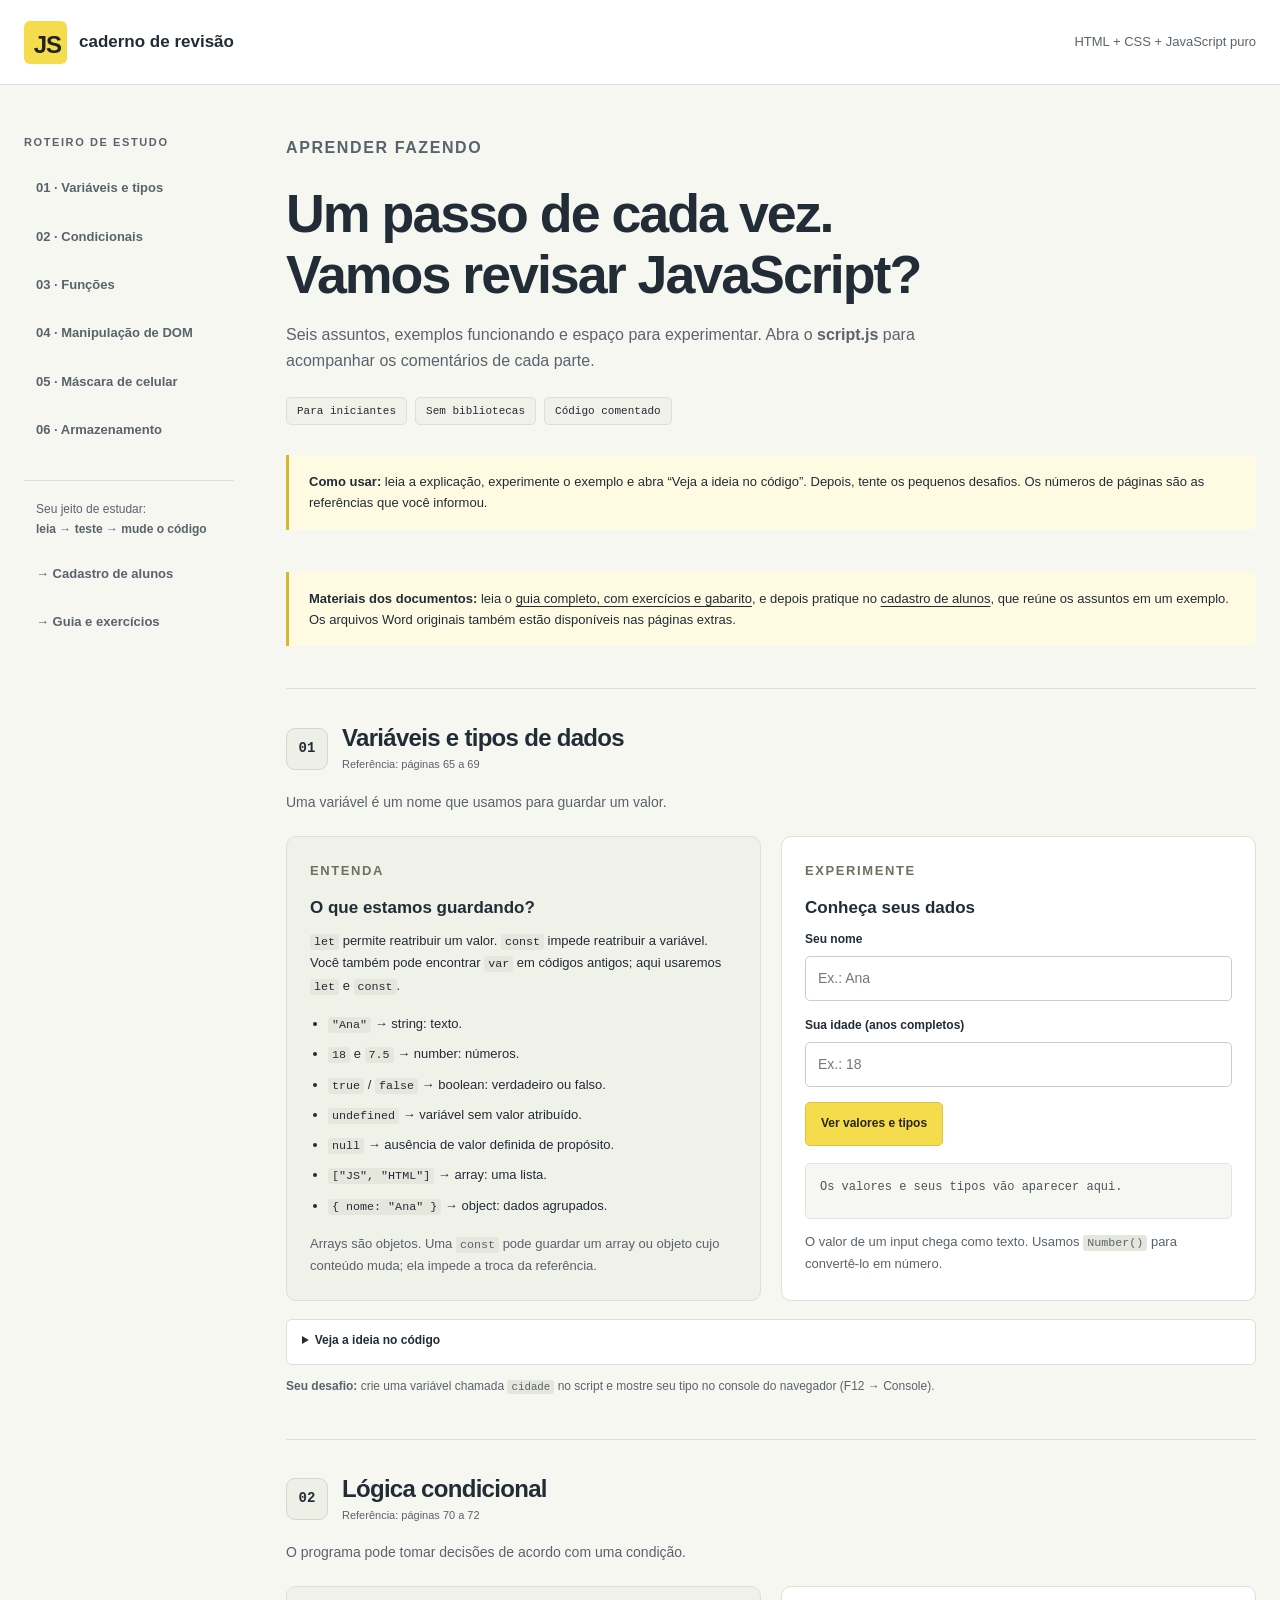
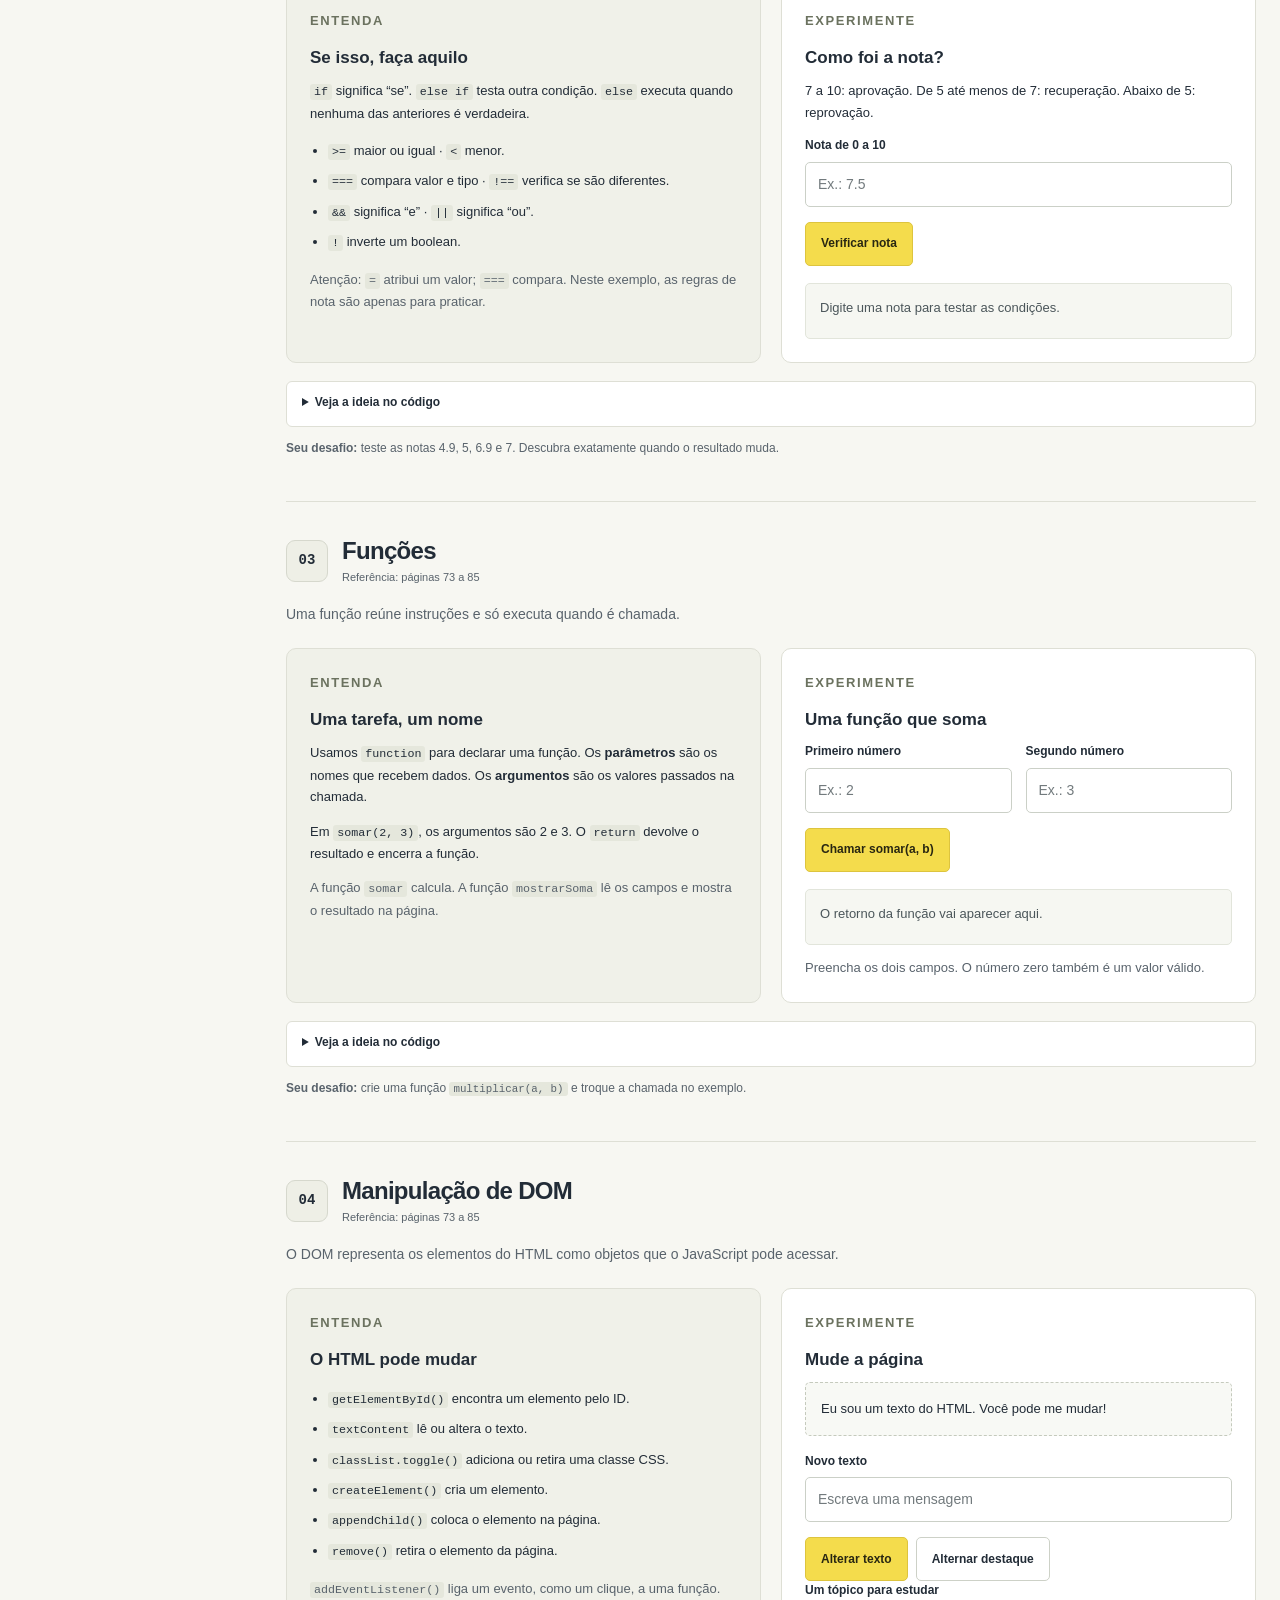
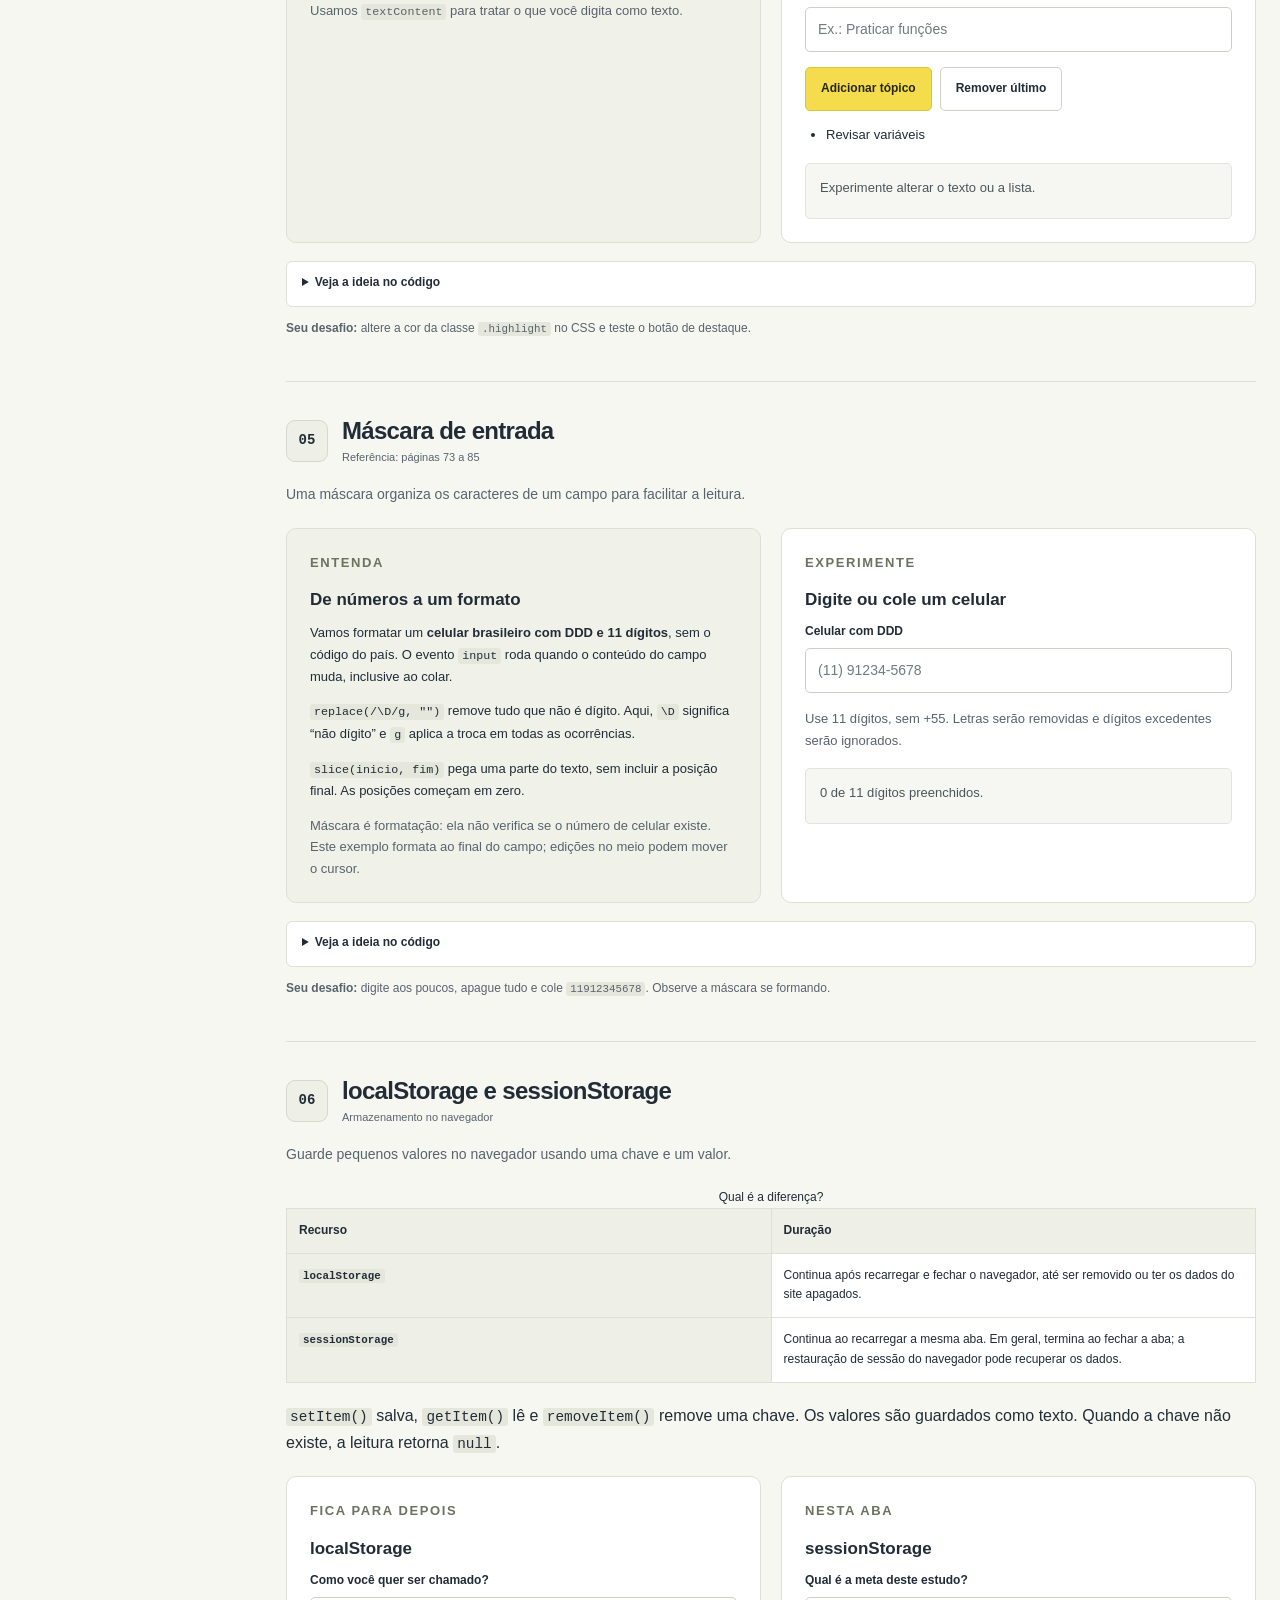
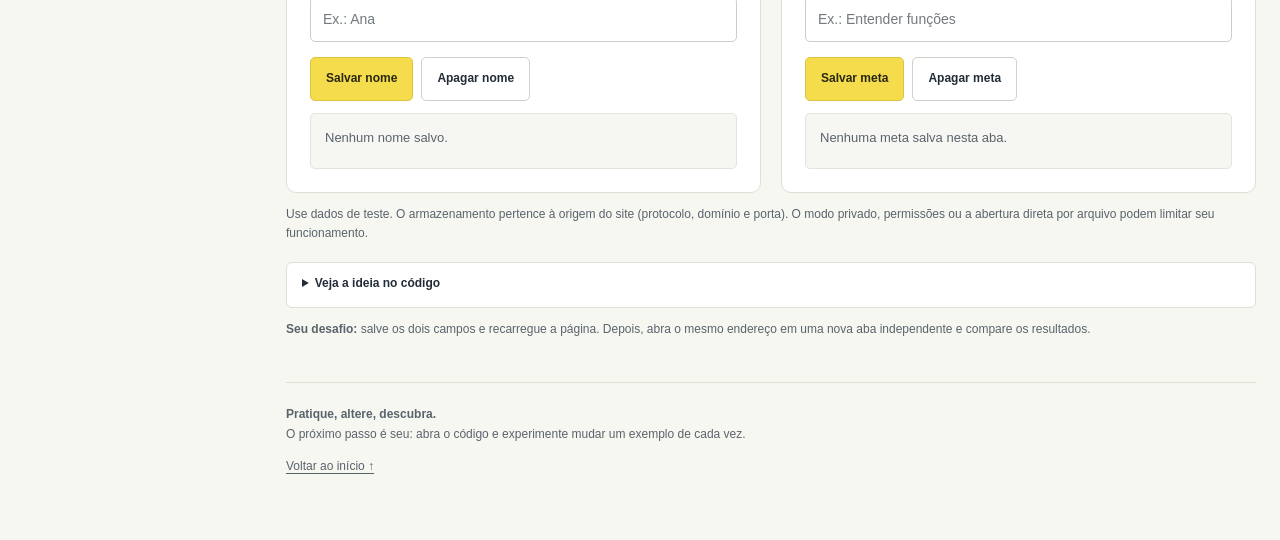
<file: index.html>
<!DOCTYPE html>
<html lang="pt-BR">
<head>
  <meta charset="UTF-8">
  <meta name="viewport" content="width=device-width, initial-scale=1.0">
  <meta name="description" content="Uma revisão prática de JavaScript para iniciantes, com exemplos simples e código comentado.">
  <title>Revisão de JavaScript | Do conceito à prática</title>
  <!-- O CSS cuida da aparência. O JavaScript fica em outro arquivo. -->
  <link rel="stylesheet" href="style.css">
  <!-- defer faz o script rodar depois que o HTML terminou de ser lido. -->
  <script src="script.js" defer></script>
</head>
<body>
  <a class="skip-link" href="#conteudo">Pular para o conteúdo</a>

  <header class="topbar">
    <a class="brand" href="#inicio"><span class="brand-mark" aria-hidden="true">JS</span> caderno de revisão</a>
    <span class="topbar-note">HTML + CSS + JavaScript puro</span>
  </header>

  <div class="page-shell">
    <aside class="sidebar" aria-label="Navegação da revisão">
      <p class="sidebar-label">ROTEIRO DE ESTUDO</p>
      <nav aria-label="Tópicos">
        <a href="#variaveis">01 · Variáveis e tipos</a>
        <a href="#condicionais">02 · Condicionais</a>
        <a href="#funcoes">03 · Funções</a>
        <a href="#dom">04 · Manipulação de DOM</a>
        <a href="#mascara">05 · Máscara de celular</a>
        <a href="#armazenamento">06 · Armazenamento</a>
      </nav>
      <p class="sidebar-tip">Seu jeito de estudar:<br><strong>leia → teste → mude o código</strong></p>
      <nav aria-label="Materiais complementares"><a href="cadastro.html">→ Cadastro de alunos</a><a href="guia.html">→ Guia e exercícios</a></nav>
    </aside>

    <main id="conteudo">
      <header class="hero" id="inicio">
        <p class="eyebrow">APRENDER FAZENDO</p>
        <h1>Um passo de cada vez.<br>Vamos revisar JavaScript?</h1>
        <p>Seis assuntos, exemplos funcionando e espaço para experimentar. Abra o <strong>script.js</strong> para acompanhar os comentários de cada parte.</p>
        <div class="hero-tags"><span>Para iniciantes</span><span>Sem bibliotecas</span><span>Código comentado</span></div>
      </header>

      <p class="study-note"><strong>Como usar:</strong> leia a explicação, experimente o exemplo e abra “Veja a ideia no código”. Depois, tente os pequenos desafios. Os números de páginas são as referências que você informou.</p>
      <noscript><p class="study-note">Ative o JavaScript no navegador para usar os exemplos interativos.</p></noscript>
      <aside class="study-note"><strong>Materiais dos documentos:</strong> leia o <a href="guia.html">guia completo, com exercícios e gabarito</a>, e depois pratique no <a href="cadastro.html">cadastro de alunos</a>, que reúne os assuntos em um exemplo. Os arquivos Word originais também estão disponíveis nas páginas extras.</aside>

      <!-- 01: variáveis guardam valores; cada valor tem um tipo. -->
      <section class="lesson" id="variaveis" aria-labelledby="titulo-variaveis">
        <div class="lesson-heading">
          <span class="lesson-number" aria-hidden="true">01</span>
          <div><h2 id="titulo-variaveis">Variáveis e tipos de dados</h2><p class="page-reference">Referência: páginas 65 a 69</p></div>
        </div>
        <p class="lesson-intro">Uma variável é um nome que usamos para guardar um valor.</p>
        <div class="lesson-grid">
          <article class="explanation">
            <p class="section-label">ENTENDA</p>
            <h3>O que estamos guardando?</h3>
            <p><code>let</code> permite reatribuir um valor. <code>const</code> impede reatribuir a variável. Você também pode encontrar <code>var</code> em códigos antigos; aqui usaremos <code>let</code> e <code>const</code>.</p>
            <ul class="type-list">
              <li><code>"Ana"</code> → string: texto.</li>
              <li><code>18</code> e <code>7.5</code> → number: números.</li>
              <li><code>true</code> / <code>false</code> → boolean: verdadeiro ou falso.</li>
              <li><code>undefined</code> → variável sem valor atribuído.</li>
              <li><code>null</code> → ausência de valor definida de propósito.</li>
              <li><code>["JS", "HTML"]</code> → array: uma lista.</li>
              <li><code>{ nome: "Ana" }</code> → object: dados agrupados.</li>
            </ul>
            <p class="hint">Arrays são objetos. Uma <code>const</code> pode guardar um array ou objeto cujo conteúdo muda; ela impede a troca da referência.</p>
          </article>
          <article class="practice">
            <p class="section-label">EXPERIMENTE</p>
            <h3>Conheça seus dados</h3>
            <div class="field"><label for="nome-variavel">Seu nome</label><input id="nome-variavel" type="text" placeholder="Ex.: Ana" maxlength="60" autocomplete="given-name"></div>
            <div class="field"><label for="idade-variavel">Sua idade (anos completos)</label><input id="idade-variavel" type="number" min="0" max="130" step="1" placeholder="Ex.: 18"></div>
            <button id="botao-variaveis" type="button">Ver valores e tipos</button>
            <pre id="resultado-variaveis" class="result" aria-live="polite">Os valores e seus tipos vão aparecer aqui.</pre>
            <p class="hint">O valor de um input chega como texto. Usamos <code>Number()</code> para convertê-lo em número.</p>
          </article>
        </div>
        <details class="code-example"><summary>Veja a ideia no código</summary><pre><code>const nome = "Ana";       // string
let idade = 18;          // number
idade = idade + 1;       // let pode receber outro valor
const maiorDeIdade = idade &gt;= 18; // boolean
let apelido;             // undefined
const resposta = null;   // ausência intencional
const materias = ["JS", "HTML"]; // array
const aluno = { nome: "Ana", idade: 18 }; // objeto

console.log(typeof nome); // "string"
console.log(typeof idade); // "number"
// Curiosidade histórica: typeof null retorna "object".</code></pre></details>
        <p class="hint"><strong>Seu desafio:</strong> crie uma variável chamada <code>cidade</code> no script e mostre seu tipo no console do navegador (F12 → Console).</p>
      </section>

      <!-- 02: if, else if e else escolhem qual caminho executar. -->
      <section class="lesson" id="condicionais" aria-labelledby="titulo-condicionais">
        <div class="lesson-heading"><span class="lesson-number" aria-hidden="true">02</span><div><h2 id="titulo-condicionais">Lógica condicional</h2><p class="page-reference">Referência: páginas 70 a 72</p></div></div>
        <p class="lesson-intro">O programa pode tomar decisões de acordo com uma condição.</p>
        <div class="lesson-grid">
          <article class="explanation">
            <p class="section-label">ENTENDA</p><h3>Se isso, faça aquilo</h3>
            <p><code>if</code> significa “se”. <code>else if</code> testa outra condição. <code>else</code> executa quando nenhuma das anteriores é verdadeira.</p>
            <ul class="operator-list">
              <li><code>&gt;=</code> maior ou igual · <code>&lt;</code> menor.</li>
              <li><code>===</code> compara valor e tipo · <code>!==</code> verifica se são diferentes.</li>
              <li><code>&amp;&amp;</code> significa “e” · <code>||</code> significa “ou”.</li>
              <li><code>!</code> inverte um boolean.</li>
            </ul>
            <p class="hint">Atenção: <code>=</code> atribui um valor; <code>===</code> compara. Neste exemplo, as regras de nota são apenas para praticar.</p>
          </article>
          <article class="practice">
            <p class="section-label">EXPERIMENTE</p><h3>Como foi a nota?</h3>
            <p>7 a 10: aprovação. De 5 até menos de 7: recuperação. Abaixo de 5: reprovação.</p>
            <div class="field"><label for="nota">Nota de 0 a 10</label><input id="nota" type="number" min="0" max="10" step="0.1" placeholder="Ex.: 7.5"></div>
            <button id="botao-nota" type="button">Verificar nota</button>
            <p id="resultado-nota" class="result" role="status">Digite uma nota para testar as condições.</p>
          </article>
        </div>
        <details class="code-example"><summary>Veja a ideia no código</summary><pre><code>// A nota já deve ter sido validada entre 0 e 10.
if (nota &gt;= 7) {
  resultado.textContent = "Aprovação!";
} else if (nota &gt;= 5) {
  resultado.textContent = "Recuperação.";
} else {
  resultado.textContent = "Reprovação.";
}</code></pre></details>
        <p class="hint"><strong>Seu desafio:</strong> teste as notas 4.9, 5, 6.9 e 7. Descubra exatamente quando o resultado muda.</p>
      </section>

      <!-- 03: funções organizam instruções que podemos reutilizar. -->
      <section class="lesson" id="funcoes" aria-labelledby="titulo-funcoes">
        <div class="lesson-heading"><span class="lesson-number" aria-hidden="true">03</span><div><h2 id="titulo-funcoes">Funções</h2><p class="page-reference">Referência: páginas 73 a 85</p></div></div>
        <p class="lesson-intro">Uma função reúne instruções e só executa quando é chamada.</p>
        <div class="lesson-grid">
          <article class="explanation">
            <p class="section-label">ENTENDA</p><h3>Uma tarefa, um nome</h3>
            <p>Usamos <code>function</code> para declarar uma função. Os <strong>parâmetros</strong> são os nomes que recebem dados. Os <strong>argumentos</strong> são os valores passados na chamada.</p>
            <p>Em <code>somar(2, 3)</code>, os argumentos são 2 e 3. O <code>return</code> devolve o resultado e encerra a função.</p>
            <p class="hint">A função <code>somar</code> calcula. A função <code>mostrarSoma</code> lê os campos e mostra o resultado na página.</p>
          </article>
          <article class="practice">
            <p class="section-label">EXPERIMENTE</p><h3>Uma função que soma</h3>
            <div class="field-row">
              <div class="field"><label for="numero-a">Primeiro número</label><input id="numero-a" type="number" step="any" placeholder="Ex.: 2"></div>
              <div class="field"><label for="numero-b">Segundo número</label><input id="numero-b" type="number" step="any" placeholder="Ex.: 3"></div>
            </div>
            <button id="botao-soma" type="button">Chamar somar(a, b)</button>
            <p id="resultado-soma" class="result" role="status">O retorno da função vai aparecer aqui.</p>
            <p class="hint">Preencha os dois campos. O número zero também é um valor válido.</p>
          </article>
        </div>
        <details class="code-example"><summary>Veja a ideia no código</summary><pre><code>function somar(a, b) {
  return a + b;
}

const total = somar(2, 3);
console.log(total); // 5

// No evento, passamos o nome da função, sem ().
// Assim ela só executa quando o botão recebe o clique.
botaoSoma.addEventListener("click", mostrarSoma);</code></pre></details>
        <p class="hint"><strong>Seu desafio:</strong> crie uma função <code>multiplicar(a, b)</code> e troque a chamada no exemplo.</p>
      </section>

      <!-- 04: IDs conectam os elementos HTML às funções do JavaScript. -->
      <section class="lesson" id="dom" aria-labelledby="titulo-dom">
        <div class="lesson-heading"><span class="lesson-number" aria-hidden="true">04</span><div><h2 id="titulo-dom">Manipulação de DOM</h2><p class="page-reference">Referência: páginas 73 a 85</p></div></div>
        <p class="lesson-intro">O DOM representa os elementos do HTML como objetos que o JavaScript pode acessar.</p>
        <div class="lesson-grid">
          <article class="explanation">
            <p class="section-label">ENTENDA</p><h3>O HTML pode mudar</h3>
            <ul class="type-list">
              <li><code>getElementById()</code> encontra um elemento pelo ID.</li>
              <li><code>textContent</code> lê ou altera o texto.</li>
              <li><code>classList.toggle()</code> adiciona ou retira uma classe CSS.</li>
              <li><code>createElement()</code> cria um elemento.</li>
              <li><code>appendChild()</code> coloca o elemento na página.</li>
              <li><code>remove()</code> retira o elemento da página.</li>
            </ul>
            <p class="hint"><code>addEventListener()</code> liga um evento, como um clique, a uma função. Usamos <code>textContent</code> para tratar o que você digita como texto.</p>
          </article>
          <article class="practice">
            <p class="section-label">EXPERIMENTE</p><h3>Mude a página</h3>
            <p id="texto-dom" class="dom-preview">Eu sou um texto do HTML. Você pode me mudar!</p>
            <div class="field"><label for="novo-texto">Novo texto</label><input id="novo-texto" type="text" maxlength="140" placeholder="Escreva uma mensagem"></div>
            <div class="button-row"><button id="botao-texto" type="button">Alterar texto</button><button id="botao-destaque" type="button" class="secondary" aria-pressed="false">Alternar destaque</button></div>
            <div class="field"><label for="novo-topico">Um tópico para estudar</label><input id="novo-topico" type="text" maxlength="80" placeholder="Ex.: Praticar funções"></div>
            <div class="button-row"><button id="botao-adicionar" type="button">Adicionar tópico</button><button id="botao-remover" type="button" class="secondary">Remover último</button></div>
            <ul id="lista-topicos" class="task-list" aria-label="Tópicos para estudar"><li>Revisar variáveis</li></ul>
            <p id="resultado-dom" class="result" role="status">Experimente alterar o texto ou a lista.</p>
          </article>
        </div>
        <details class="code-example"><summary>Veja a ideia no código</summary><pre><code>const texto = document.getElementById("texto-dom");
texto.textContent = "Aprendendo JavaScript!";
texto.classList.toggle("highlight");

const item = document.createElement("li");
item.textContent = "Praticar funções";
document.getElementById("lista-topicos").appendChild(item);</code></pre></details>
        <p class="hint"><strong>Seu desafio:</strong> altere a cor da classe <code>.highlight</code> no CSS e teste o botão de destaque.</p>
      </section>

      <!-- 05: a máscara formata o texto enquanto o usuário digita. -->
      <section class="lesson" id="mascara" aria-labelledby="titulo-mascara">
        <div class="lesson-heading"><span class="lesson-number" aria-hidden="true">05</span><div><h2 id="titulo-mascara">Máscara de entrada</h2><p class="page-reference">Referência: páginas 73 a 85</p></div></div>
        <p class="lesson-intro">Uma máscara organiza os caracteres de um campo para facilitar a leitura.</p>
        <div class="lesson-grid">
          <article class="explanation">
            <p class="section-label">ENTENDA</p><h3>De números a um formato</h3>
            <p>Vamos formatar um <strong>celular brasileiro com DDD e 11 dígitos</strong>, sem o código do país. O evento <code>input</code> roda quando o conteúdo do campo muda, inclusive ao colar.</p>
            <p><code>replace(/\D/g, "")</code> remove tudo que não é dígito. Aqui, <code>\D</code> significa “não dígito” e <code>g</code> aplica a troca em todas as ocorrências.</p>
            <p><code>slice(inicio, fim)</code> pega uma parte do texto, sem incluir a posição final. As posições começam em zero.</p>
            <p class="hint">Máscara é formatação: ela não verifica se o número de celular existe. Este exemplo formata ao final do campo; edições no meio podem mover o cursor.</p>
          </article>
          <article class="practice">
            <p class="section-label">EXPERIMENTE</p><h3>Digite ou cole um celular</h3>
            <div class="field"><label for="celular">Celular com DDD</label><input id="celular" type="tel" inputmode="numeric" autocomplete="off" placeholder="(11) 91234-5678" aria-describedby="ajuda-celular"></div>
            <p class="hint" id="ajuda-celular">Use 11 dígitos, sem +55. Letras serão removidas e dígitos excedentes serão ignorados.</p>
            <p id="resultado-mascara" class="result" role="status">0 de 11 dígitos preenchidos.</p>
          </article>
        </div>
        <details class="code-example"><summary>Veja a ideia no código</summary><pre><code>let numeros = campoCelular.value.replace(/\D/g, "");
numeros = numeros.slice(0, 11); // no máximo 11 dígitos

// Exemplo com todos os dígitos preenchidos:
const formatado = "(" + numeros.slice(0, 2) + ") "
  + numeros.slice(2, 7) + "-" + numeros.slice(7, 11);

// No script.js, if e else tratam também os números incompletos.</code></pre></details>
        <p class="hint"><strong>Seu desafio:</strong> digite aos poucos, apague tudo e cole <code>11912345678</code>. Observe a máscara se formando.</p>
      </section>

      <!-- 06: cada exemplo usa sua própria chave para salvar e remover dados. -->
      <section class="lesson" id="armazenamento" aria-labelledby="titulo-armazenamento">
        <div class="lesson-heading"><span class="lesson-number" aria-hidden="true">06</span><div><h2 id="titulo-armazenamento">localStorage e sessionStorage</h2><p class="page-reference">Armazenamento no navegador</p></div></div>
        <p class="lesson-intro">Guarde pequenos valores no navegador usando uma chave e um valor.</p>
        <table class="comparison"><caption>Qual é a diferença?</caption><thead><tr><th scope="col">Recurso</th><th scope="col">Duração</th></tr></thead><tbody><tr><th scope="row"><code>localStorage</code></th><td>Continua após recarregar e fechar o navegador, até ser removido ou ter os dados do site apagados.</td></tr><tr><th scope="row"><code>sessionStorage</code></th><td>Continua ao recarregar a mesma aba. Em geral, termina ao fechar a aba; a restauração de sessão do navegador pode recuperar os dados.</td></tr></tbody></table>
        <p><code>setItem()</code> salva, <code>getItem()</code> lê e <code>removeItem()</code> remove uma chave. Os valores são guardados como texto. Quando a chave não existe, a leitura retorna <code>null</code>.</p>
        <div class="storage-grid">
          <article class="practice storage-card">
            <p class="section-label">FICA PARA DEPOIS</p><h3>localStorage</h3>
            <div class="field"><label for="nome-local">Como você quer ser chamado?</label><input id="nome-local" type="text" maxlength="60" placeholder="Ex.: Ana" autocomplete="nickname"></div>
            <div class="button-row"><button id="salvar-local" type="button">Salvar nome</button><button id="apagar-local" type="button" class="secondary">Apagar nome</button></div>
            <p id="resultado-local" class="result storage-status" role="status">Nenhum nome salvo.</p>
          </article>
          <article class="practice storage-card">
            <p class="section-label">NESTA ABA</p><h3>sessionStorage</h3>
            <div class="field"><label for="meta-sessao">Qual é a meta deste estudo?</label><input id="meta-sessao" type="text" maxlength="120" placeholder="Ex.: Entender funções" autocomplete="off"></div>
            <div class="button-row"><button id="salvar-sessao" type="button">Salvar meta</button><button id="apagar-sessao" type="button" class="secondary">Apagar meta</button></div>
            <p id="resultado-sessao" class="result storage-status" role="status">Nenhuma meta salva nesta aba.</p>
          </article>
        </div>
        <p class="hint">Use dados de teste. O armazenamento pertence à origem do site (protocolo, domínio e porta). O modo privado, permissões ou a abertura direta por arquivo podem limitar seu funcionamento.</p>
        <details class="code-example"><summary>Veja a ideia no código</summary><pre><code>// A chave identifica o valor salvo.
localStorage.setItem("revisaofront_nome", "Ana");
const nomeSalvo = localStorage.getItem("revisaofront_nome");
localStorage.removeItem("revisaofront_nome");

sessionStorage.setItem("revisaofront_meta", "Estudar JS");
const metaSalva = sessionStorage.getItem("revisaofront_meta");
sessionStorage.removeItem("revisaofront_meta");

// No script.js usamos try/catch para mostrar um aviso
// caso o navegador bloqueie o armazenamento.</code></pre></details>
        <p class="hint"><strong>Seu desafio:</strong> salve os dois campos e recarregue a página. Depois, abra o mesmo endereço em uma nova aba independente e compare os resultados.</p>
      </section>

      <footer class="footer"><strong>Pratique, altere, descubra.</strong><p>O próximo passo é seu: abra o código e experimente mudar um exemplo de cada vez.</p><a href="#inicio">Voltar ao início ↑</a></footer>
    </main>
  </div>
</body>
</html>
</file>
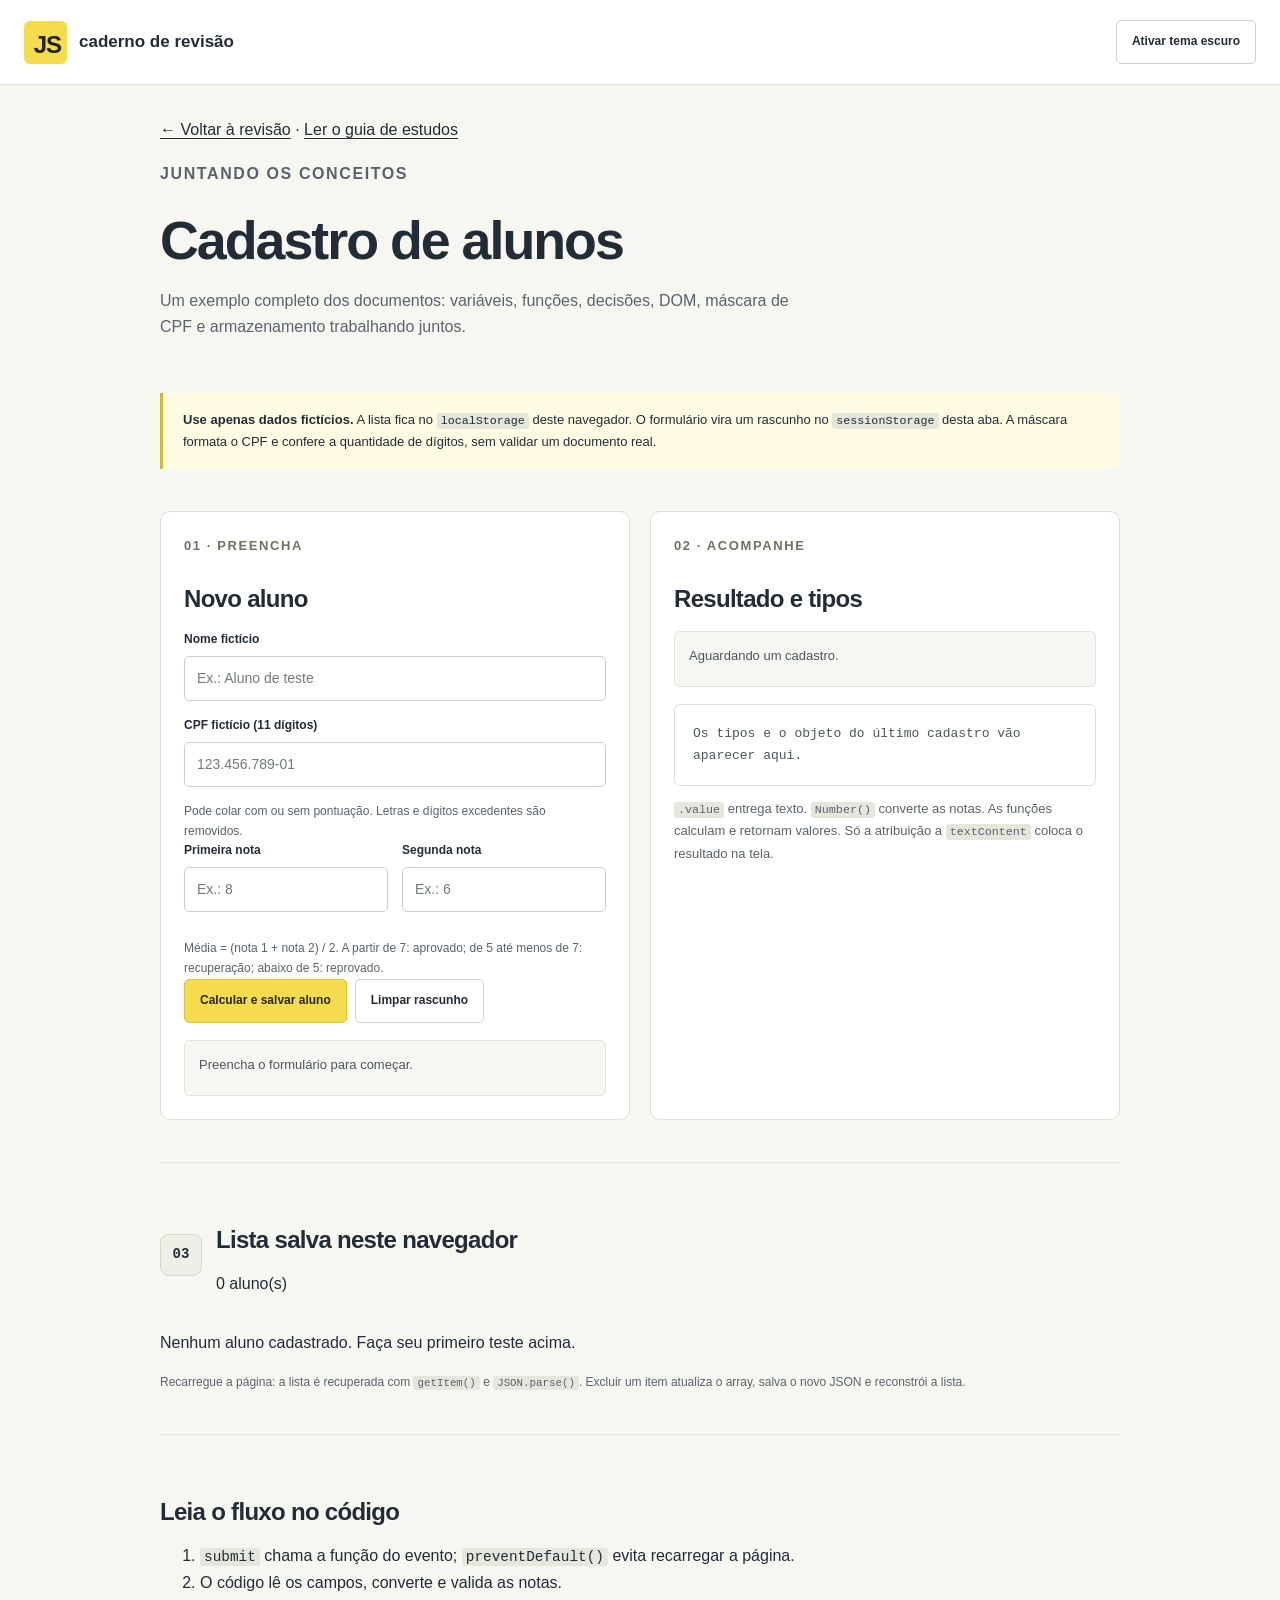
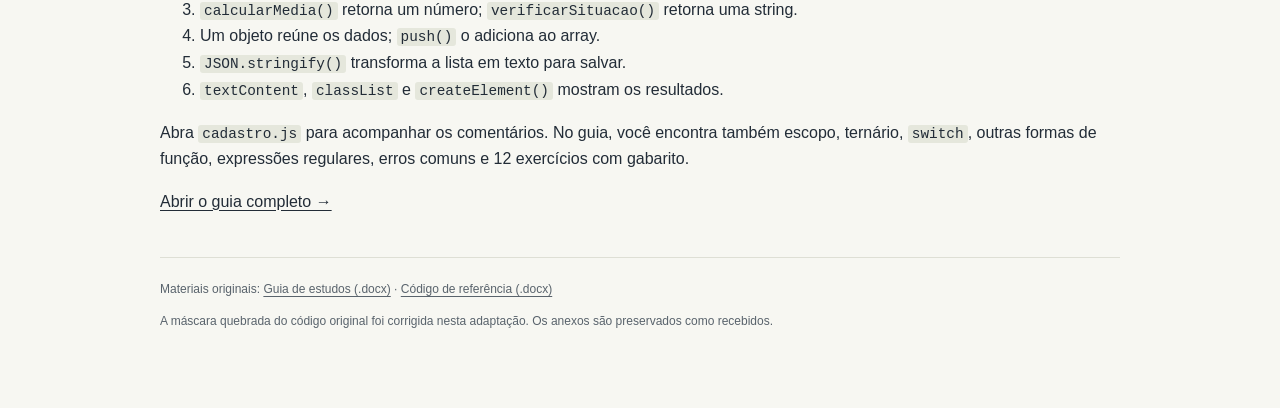
<file: cadastro.html>
<!DOCTYPE html>
<html lang="pt-BR">
<head>
  <meta charset="UTF-8">
  <meta name="viewport" content="width=device-width, initial-scale=1.0">
  <title>Cadastro de alunos | Revisão de JavaScript</title>
  <link rel="stylesheet" href="style.css">
  <!-- defer espera o HTML existir antes de executar as buscas por ID. -->
  <script src="cadastro.js" defer></script>
</head>
<body>
  <a class="skip-link" href="#cadastro">Pular para o conteúdo</a>
  <header class="topbar">
    <a class="brand" href="index.html"><span class="brand-mark" aria-hidden="true">JS</span> caderno de revisão</a>
    <button id="alternar-tema" type="button" class="secondary">Ativar tema escuro</button>
  </header>
  <main class="document-page" id="cadastro">
    <p><a href="index.html">← Voltar à revisão</a> · <a href="guia.html">Ler o guia de estudos</a></p>
    <header class="hero">
      <p class="eyebrow">JUNTANDO OS CONCEITOS</p>
      <h1>Cadastro de alunos</h1>
      <p>Um exemplo completo dos documentos: variáveis, funções, decisões, DOM, máscara de CPF e armazenamento trabalhando juntos.</p>
    </header>
    <p class="study-note"><strong>Use apenas dados fictícios.</strong> A lista fica no <code>localStorage</code> deste navegador. O formulário vira um rascunho no <code>sessionStorage</code> desta aba. A máscara formata o CPF e confere a quantidade de dígitos, sem validar um documento real.</p>
    <div class="lesson-grid">
      <section class="practice" aria-labelledby="titulo-formulario">
        <p class="section-label">01 · PREENCHA</p>
        <h2 id="titulo-formulario">Novo aluno</h2>
        <!-- required, min e max ativam a validação nativa do navegador. -->
        <form id="formulario">
          <div class="field"><label for="nome">Nome fictício</label><input id="nome" name="nome" type="text" maxlength="60" required autocomplete="off" placeholder="Ex.: Aluno de teste"></div>
          <div class="field"><label for="cpf">CPF fictício (11 dígitos)</label><input id="cpf" name="cpf" type="text" inputmode="numeric" required autocomplete="off" placeholder="123.456.789-01" aria-describedby="ajuda-cpf"></div>
          <p id="ajuda-cpf" class="hint">Pode colar com ou sem pontuação. Letras e dígitos excedentes são removidos.</p>
          <div class="field-row">
            <div class="field"><label for="nota1">Primeira nota</label><input id="nota1" name="nota1" type="number" min="0" max="10" step="0.1" required placeholder="Ex.: 8"></div>
            <div class="field"><label for="nota2">Segunda nota</label><input id="nota2" name="nota2" type="number" min="0" max="10" step="0.1" required placeholder="Ex.: 6"></div>
          </div>
          <p class="hint">Média = (nota 1 + nota 2) / 2. A partir de 7: aprovado; de 5 até menos de 7: recuperação; abaixo de 5: reprovado.</p>
          <div class="button-row"><button type="submit">Calcular e salvar aluno</button><button id="limpar-rascunho" type="button" class="secondary">Limpar rascunho</button></div>
        </form>
        <p id="aviso" class="result" role="status">Preencha o formulário para começar.</p>
      </section>
      <section class="practice" aria-labelledby="titulo-resultado">
        <p class="section-label">02 · ACOMPANHE</p>
        <h2 id="titulo-resultado">Resultado e tipos</h2>
        <p id="resumo" class="result" role="status">Aguardando um cadastro.</p>
        <pre id="dados" class="result">Os tipos e o objeto do último cadastro vão aparecer aqui.</pre>
        <p class="hint"><code>.value</code> entrega texto. <code>Number()</code> converte as notas. As funções calculam e retornam valores. Só a atribuição a <code>textContent</code> coloca o resultado na tela.</p>
      </section>
    </div>
    <section class="lesson" aria-labelledby="titulo-lista">
      <div class="lesson-heading"><span class="lesson-number" aria-hidden="true">03</span><div><h2 id="titulo-lista">Lista salva neste navegador</h2><p id="contador">0 aluno(s)</p></div></div>
      <p id="lista-vazia">Nenhum aluno cadastrado. Faça seu primeiro teste acima.</p>
      <ul id="lista-alunos" class="student-list" aria-label="Alunos cadastrados"></ul>
      <p class="hint">Recarregue a página: a lista é recuperada com <code>getItem()</code> e <code>JSON.parse()</code>. Excluir um item atualiza o array, salva o novo JSON e reconstrói a lista.</p>
    </section>
    <section class="lesson" aria-labelledby="titulo-fluxo">
      <h2 id="titulo-fluxo">Leia o fluxo no código</h2>
      <ol>
        <li><code>submit</code> chama a função do evento; <code>preventDefault()</code> evita recarregar a página.</li>
        <li>O código lê os campos, converte e valida as notas.</li>
        <li><code>calcularMedia()</code> retorna um número; <code>verificarSituacao()</code> retorna uma string.</li>
        <li>Um objeto reúne os dados; <code>push()</code> o adiciona ao array.</li>
        <li><code>JSON.stringify()</code> transforma a lista em texto para salvar.</li>
        <li><code>textContent</code>, <code>classList</code> e <code>createElement()</code> mostram os resultados.</li>
      </ol>
      <p>Abra <code>cadastro.js</code> para acompanhar os comentários. No guia, você encontra também escopo, ternário, <code>switch</code>, outras formas de função, expressões regulares, erros comuns e 12 exercícios com gabarito.</p>
      <p><a href="guia.html">Abrir o guia completo →</a></p>
    </section>
    <footer class="footer"><p>Materiais originais: <a href="materiais/Guia-de-Estudos-JavaScript.docx">Guia de estudos (.docx)</a> · <a href="materiais/Codigo-de-referencia.docx">Código de referência (.docx)</a></p><p>A máscara quebrada do código original foi corrigida nesta adaptação. Os anexos são preservados como recebidos.</p></footer>
  </main>
</body>
</html>
</file>
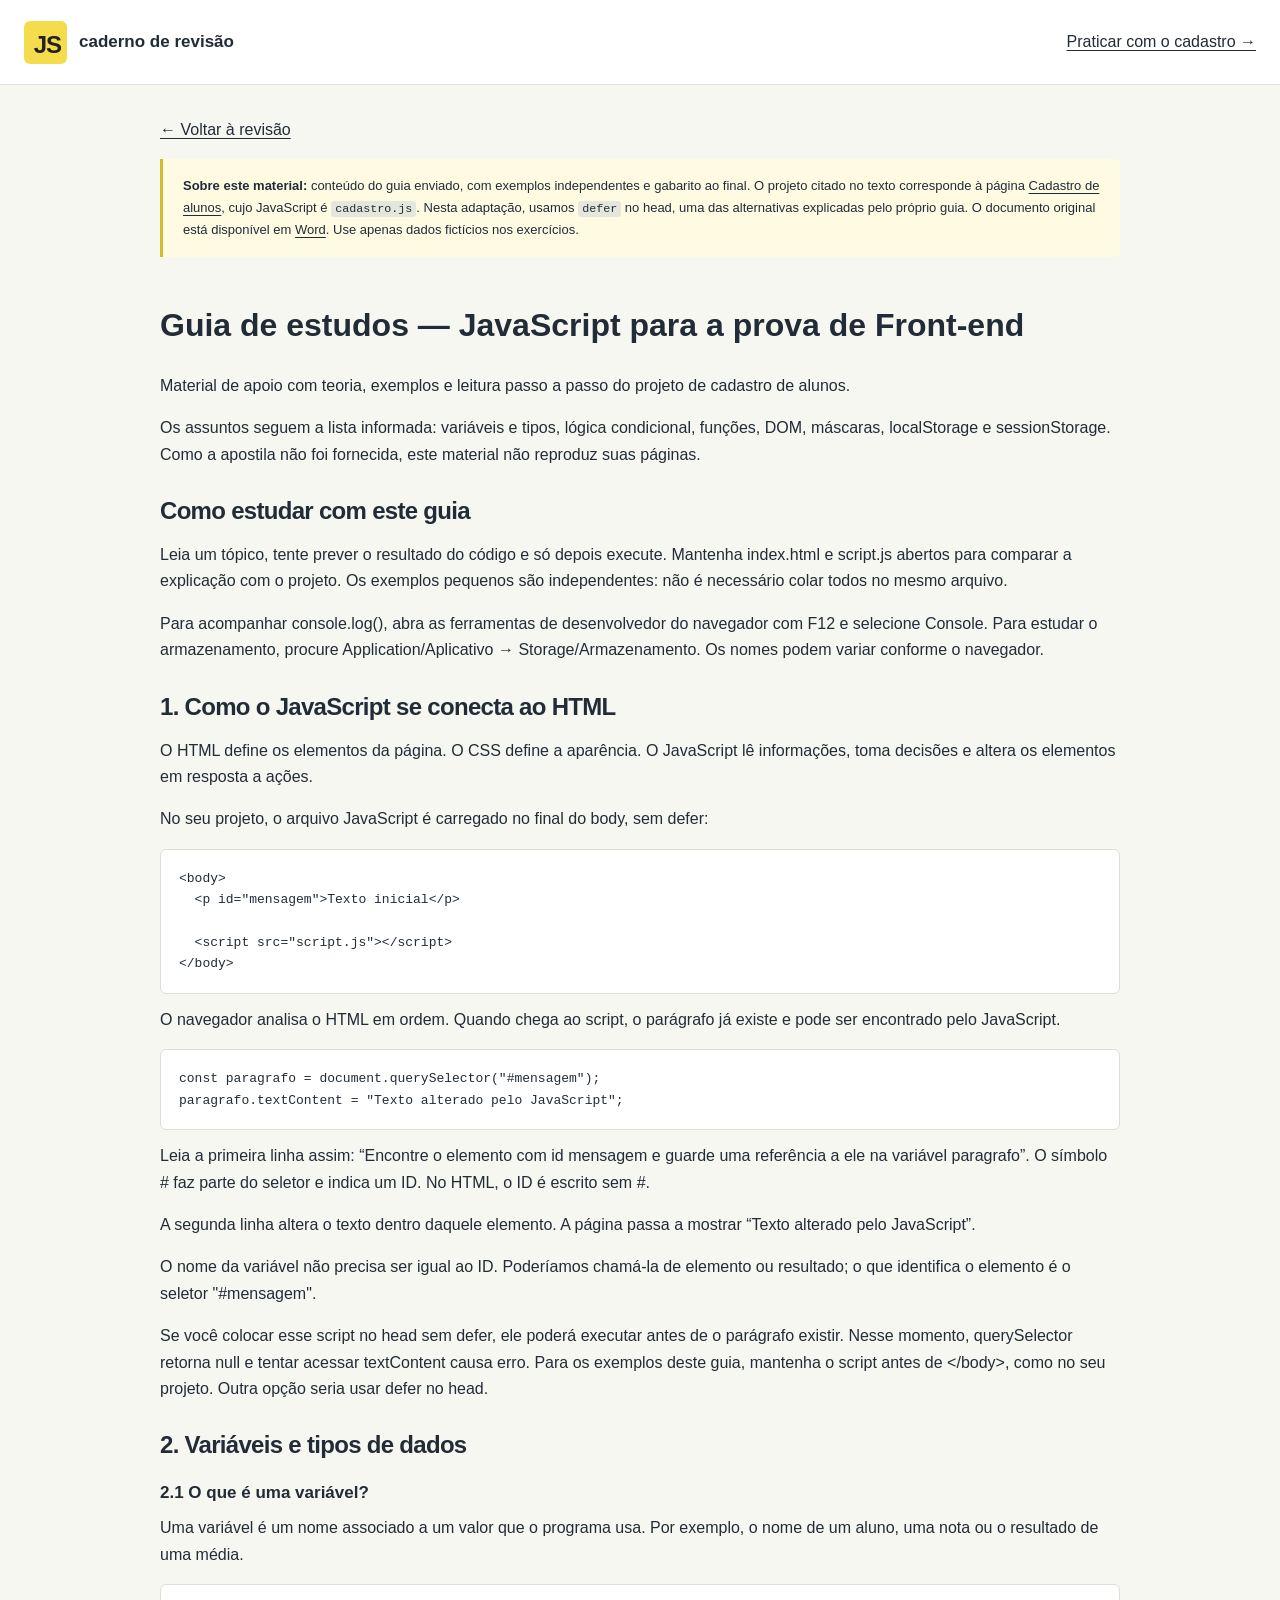
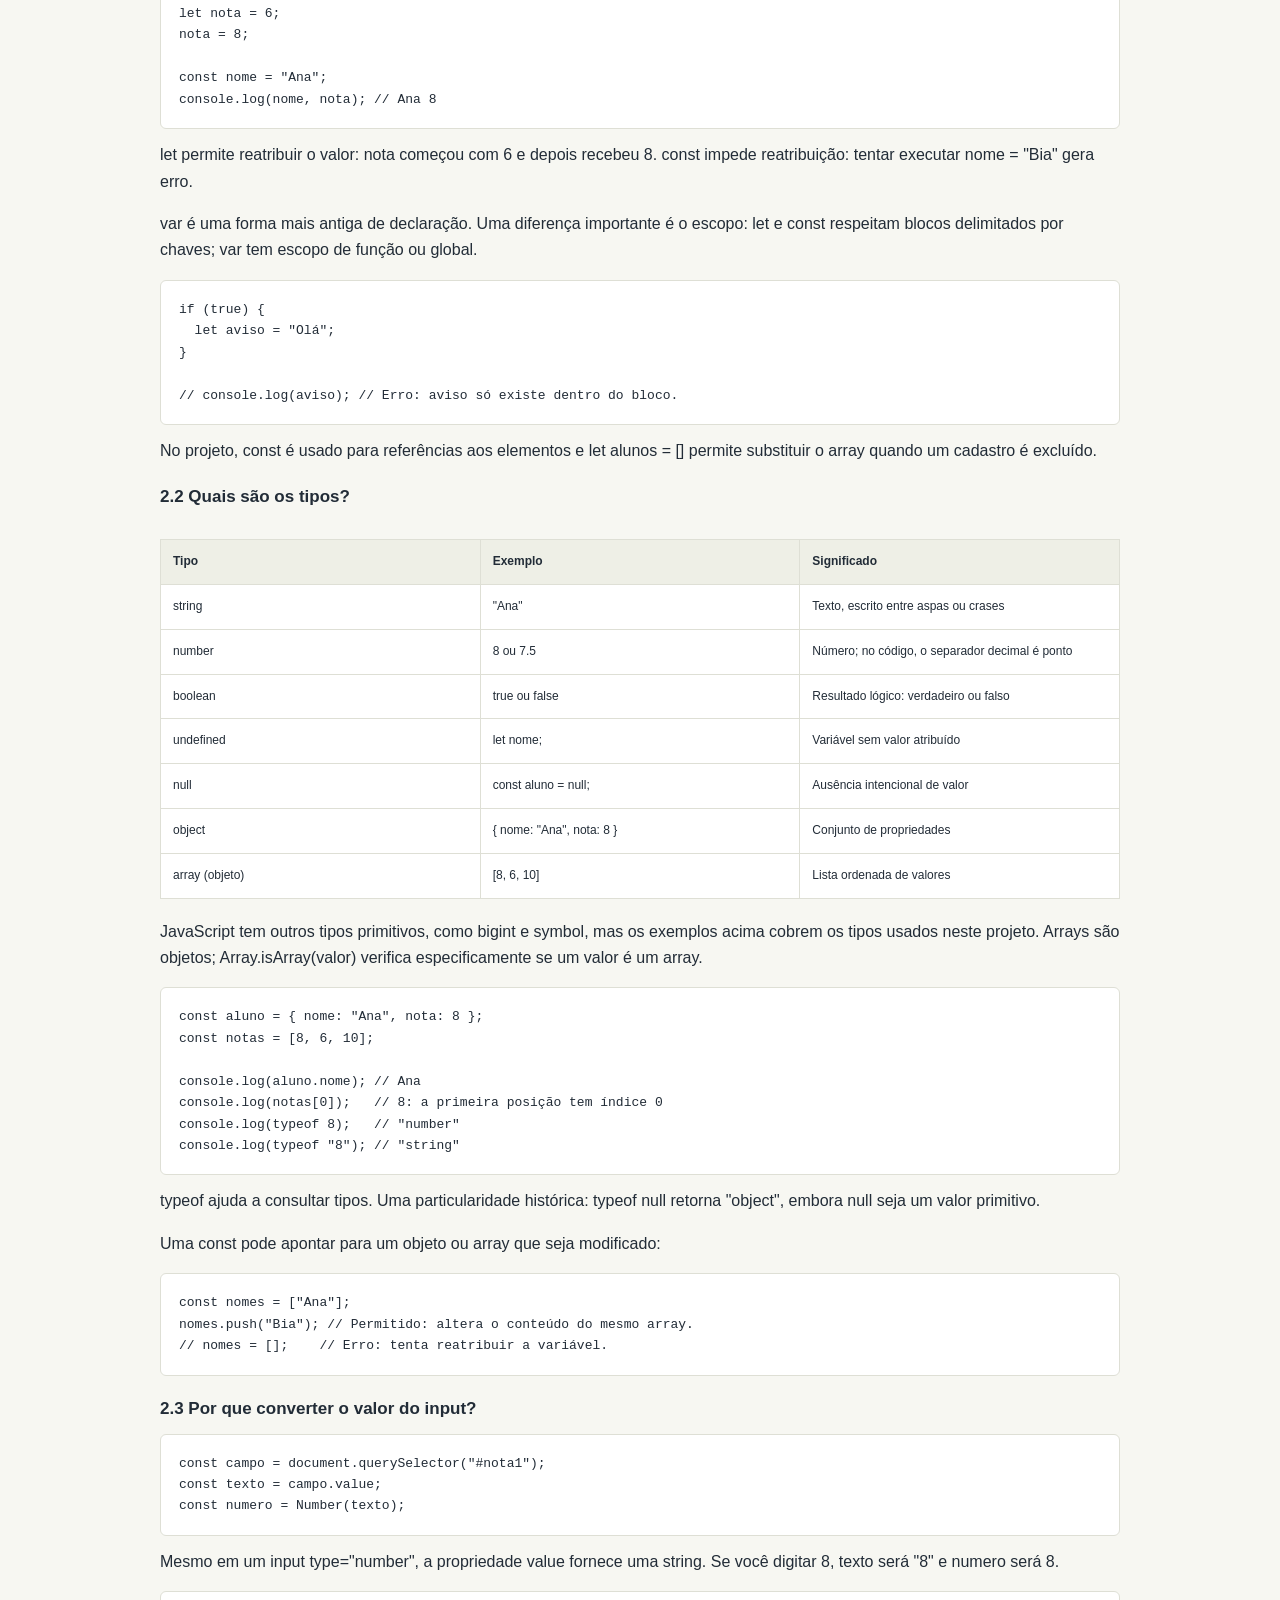
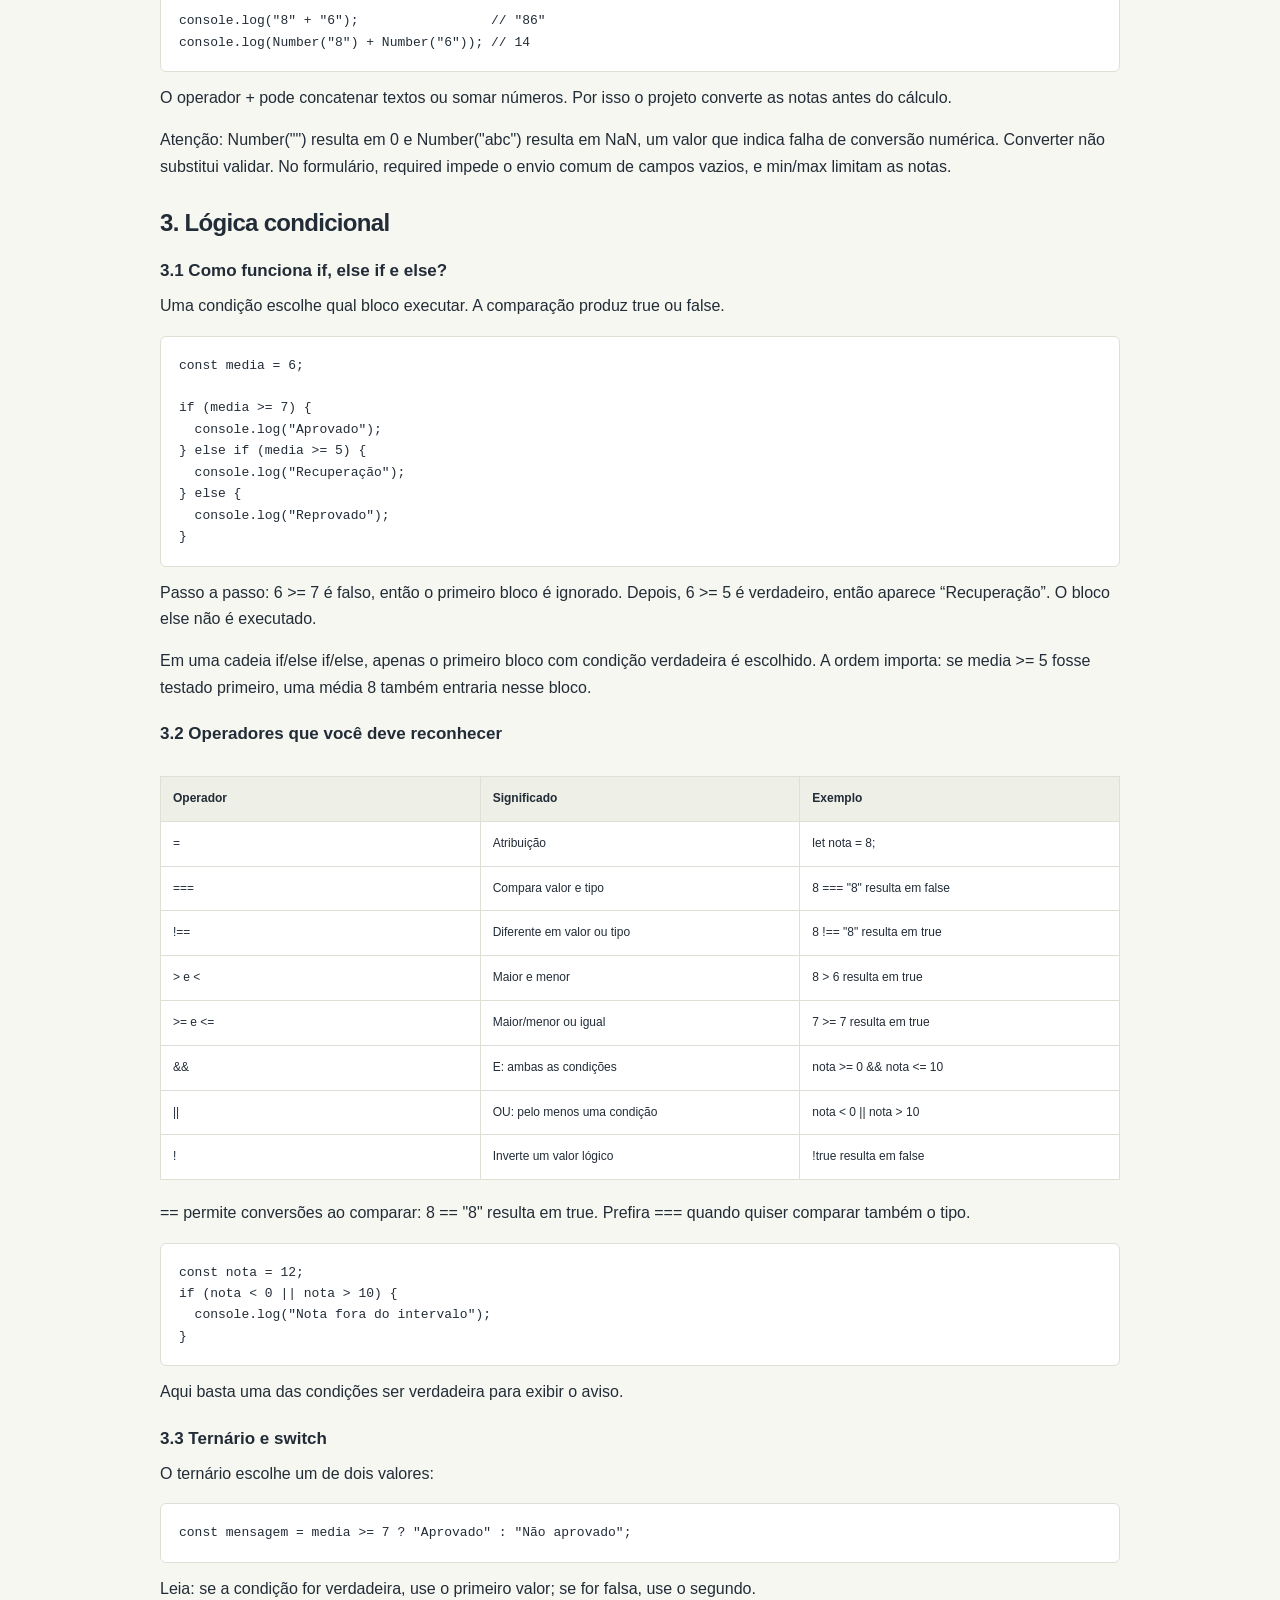
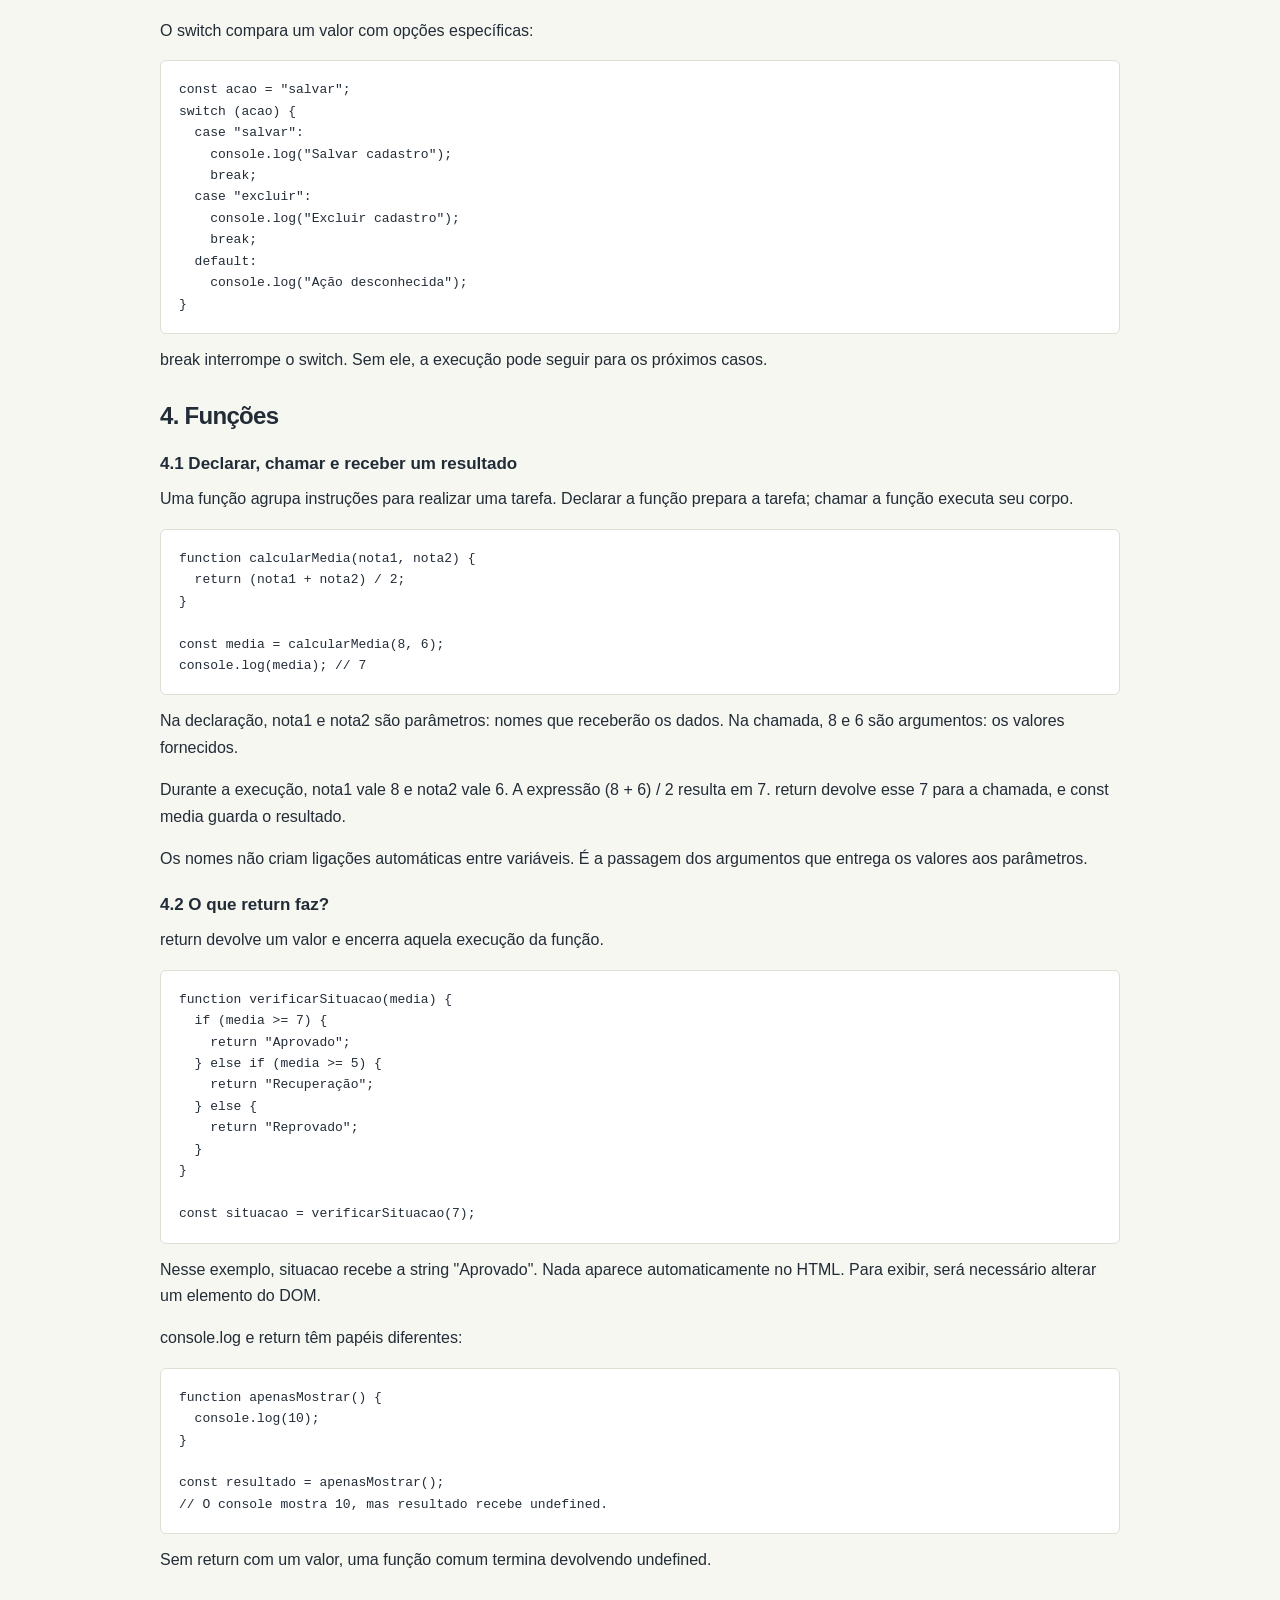
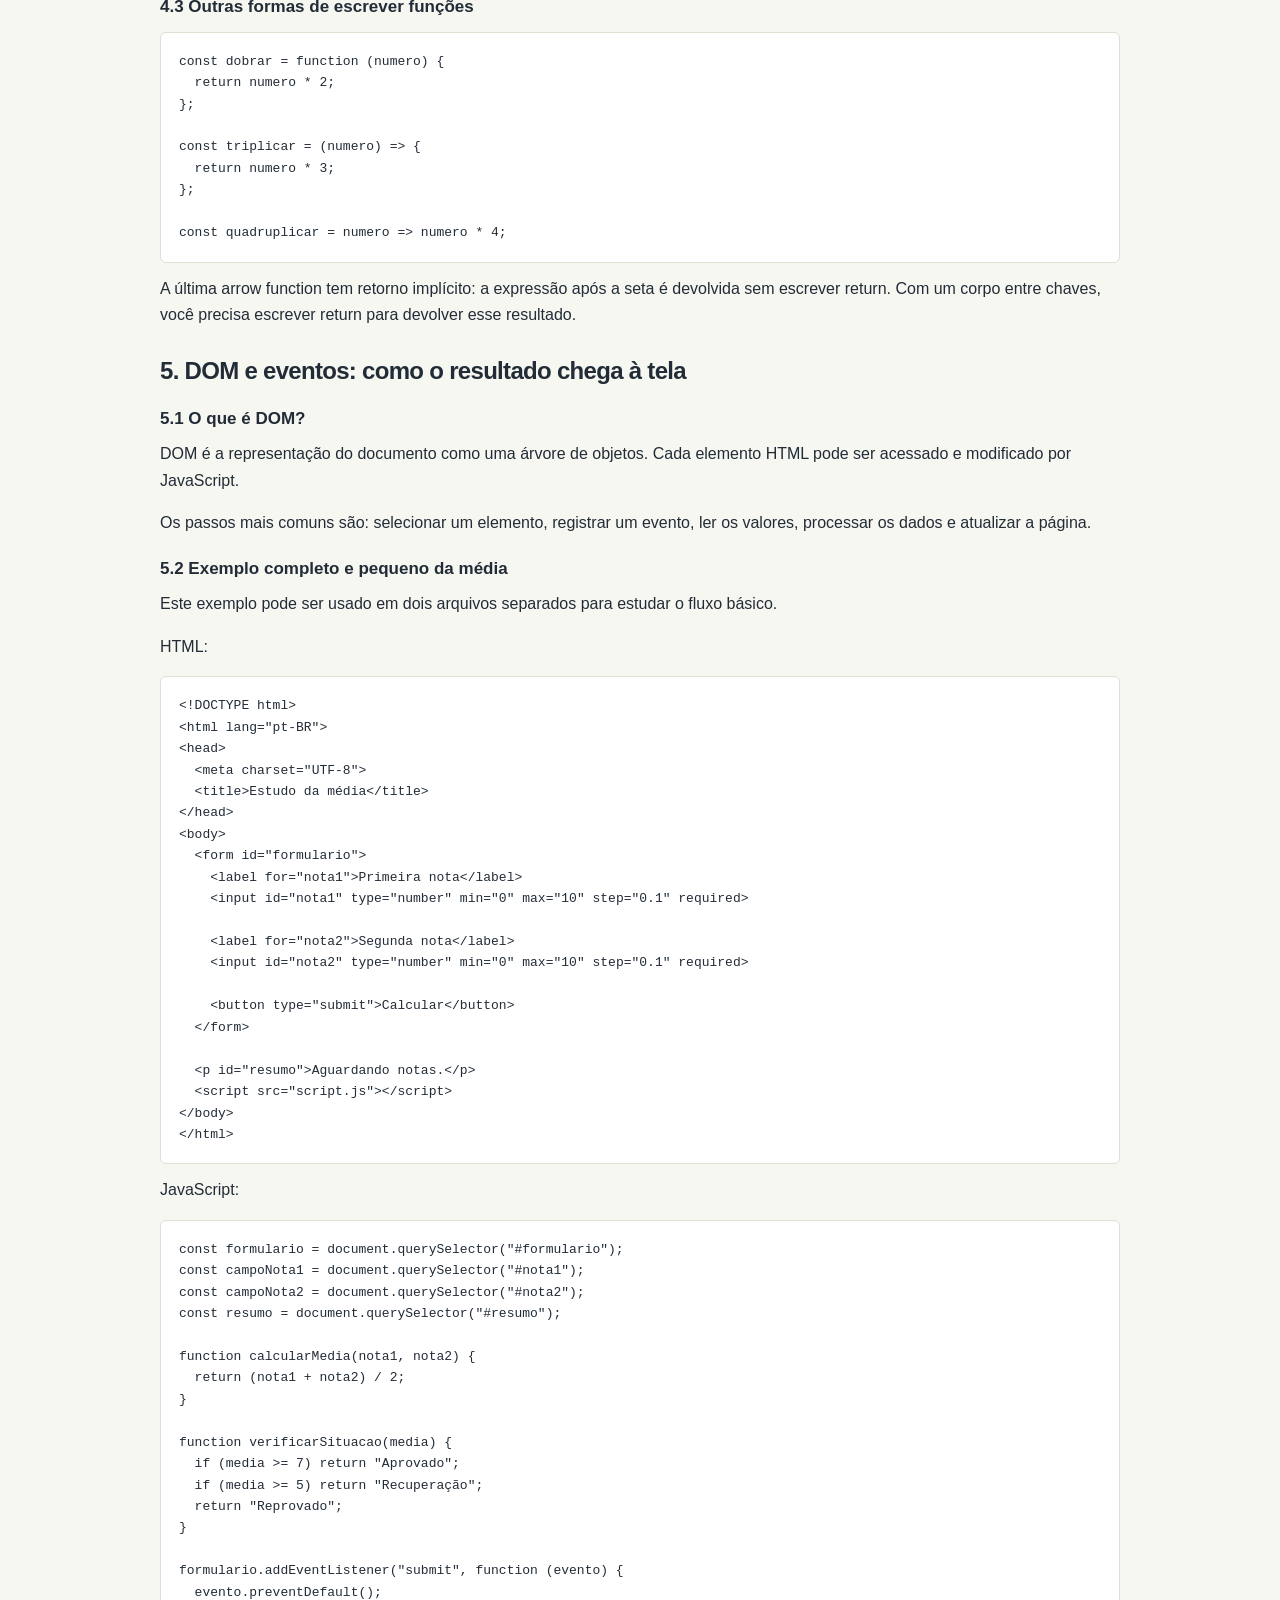
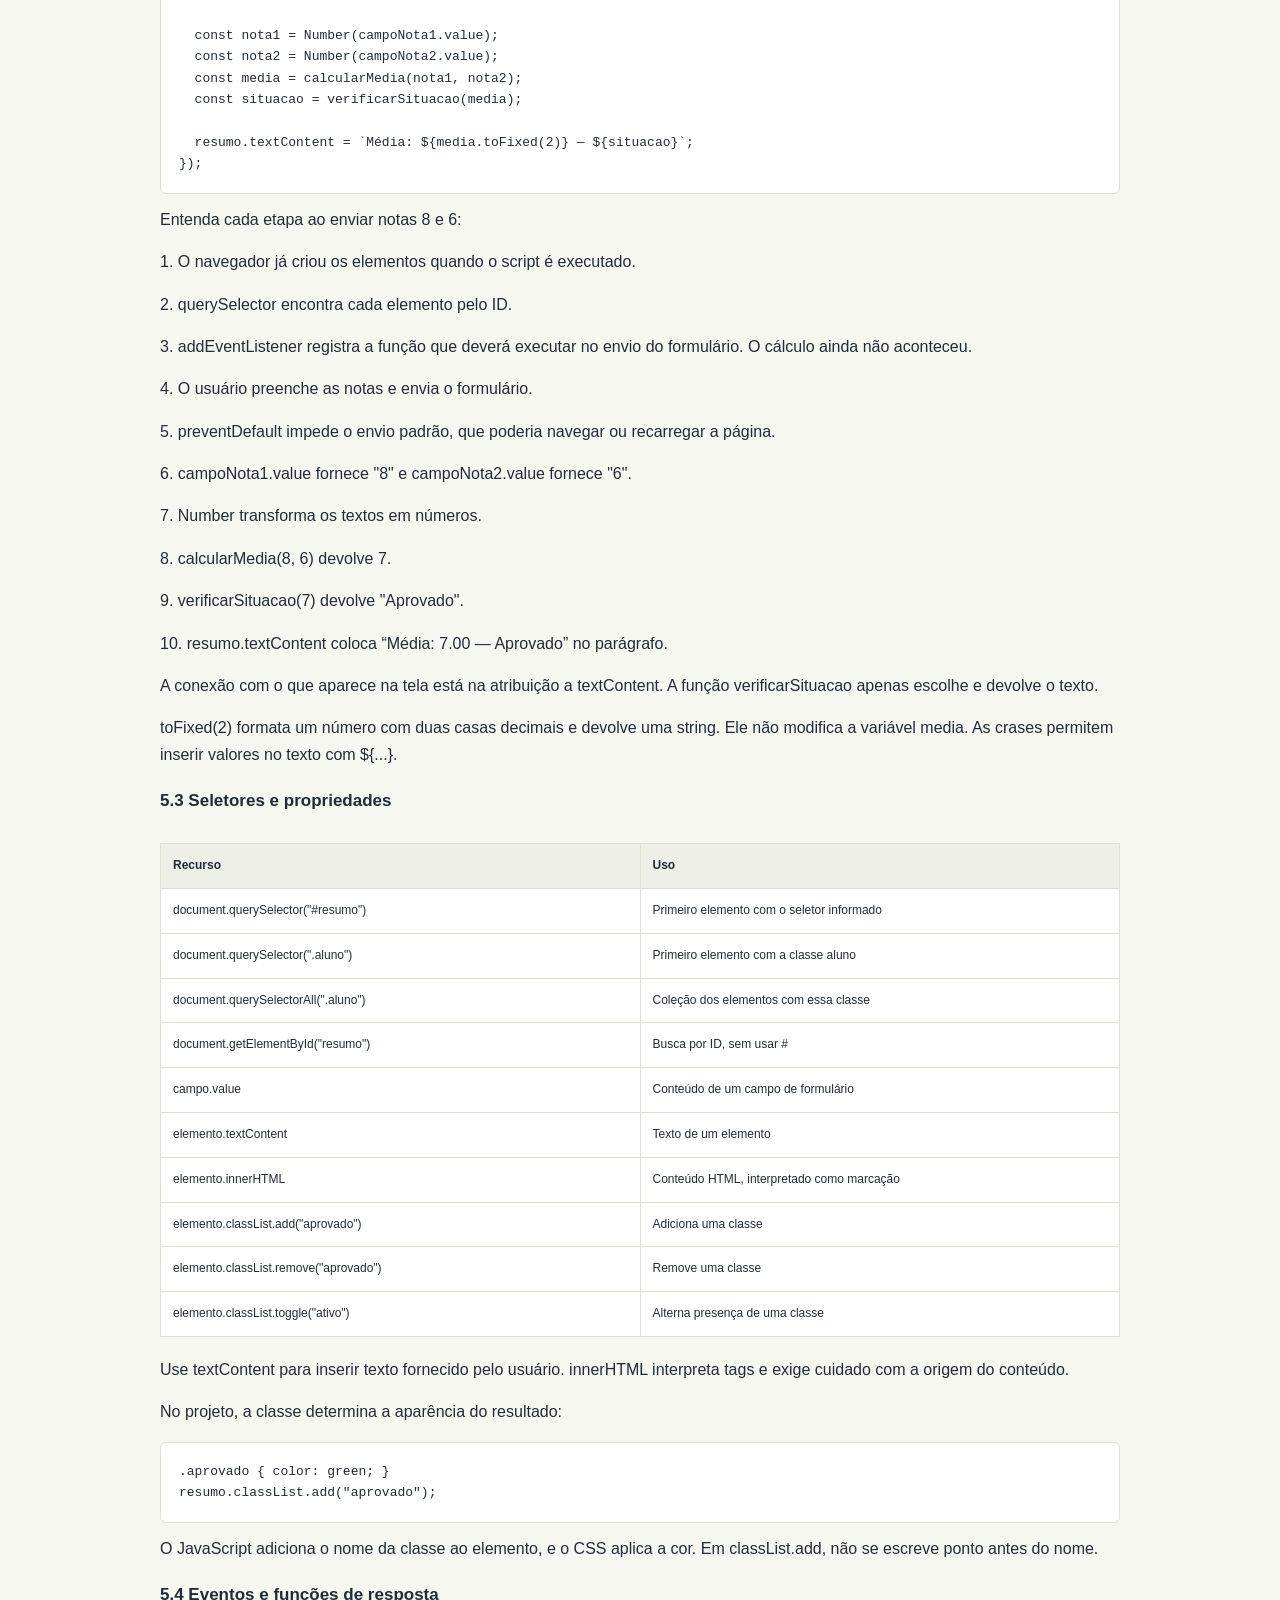
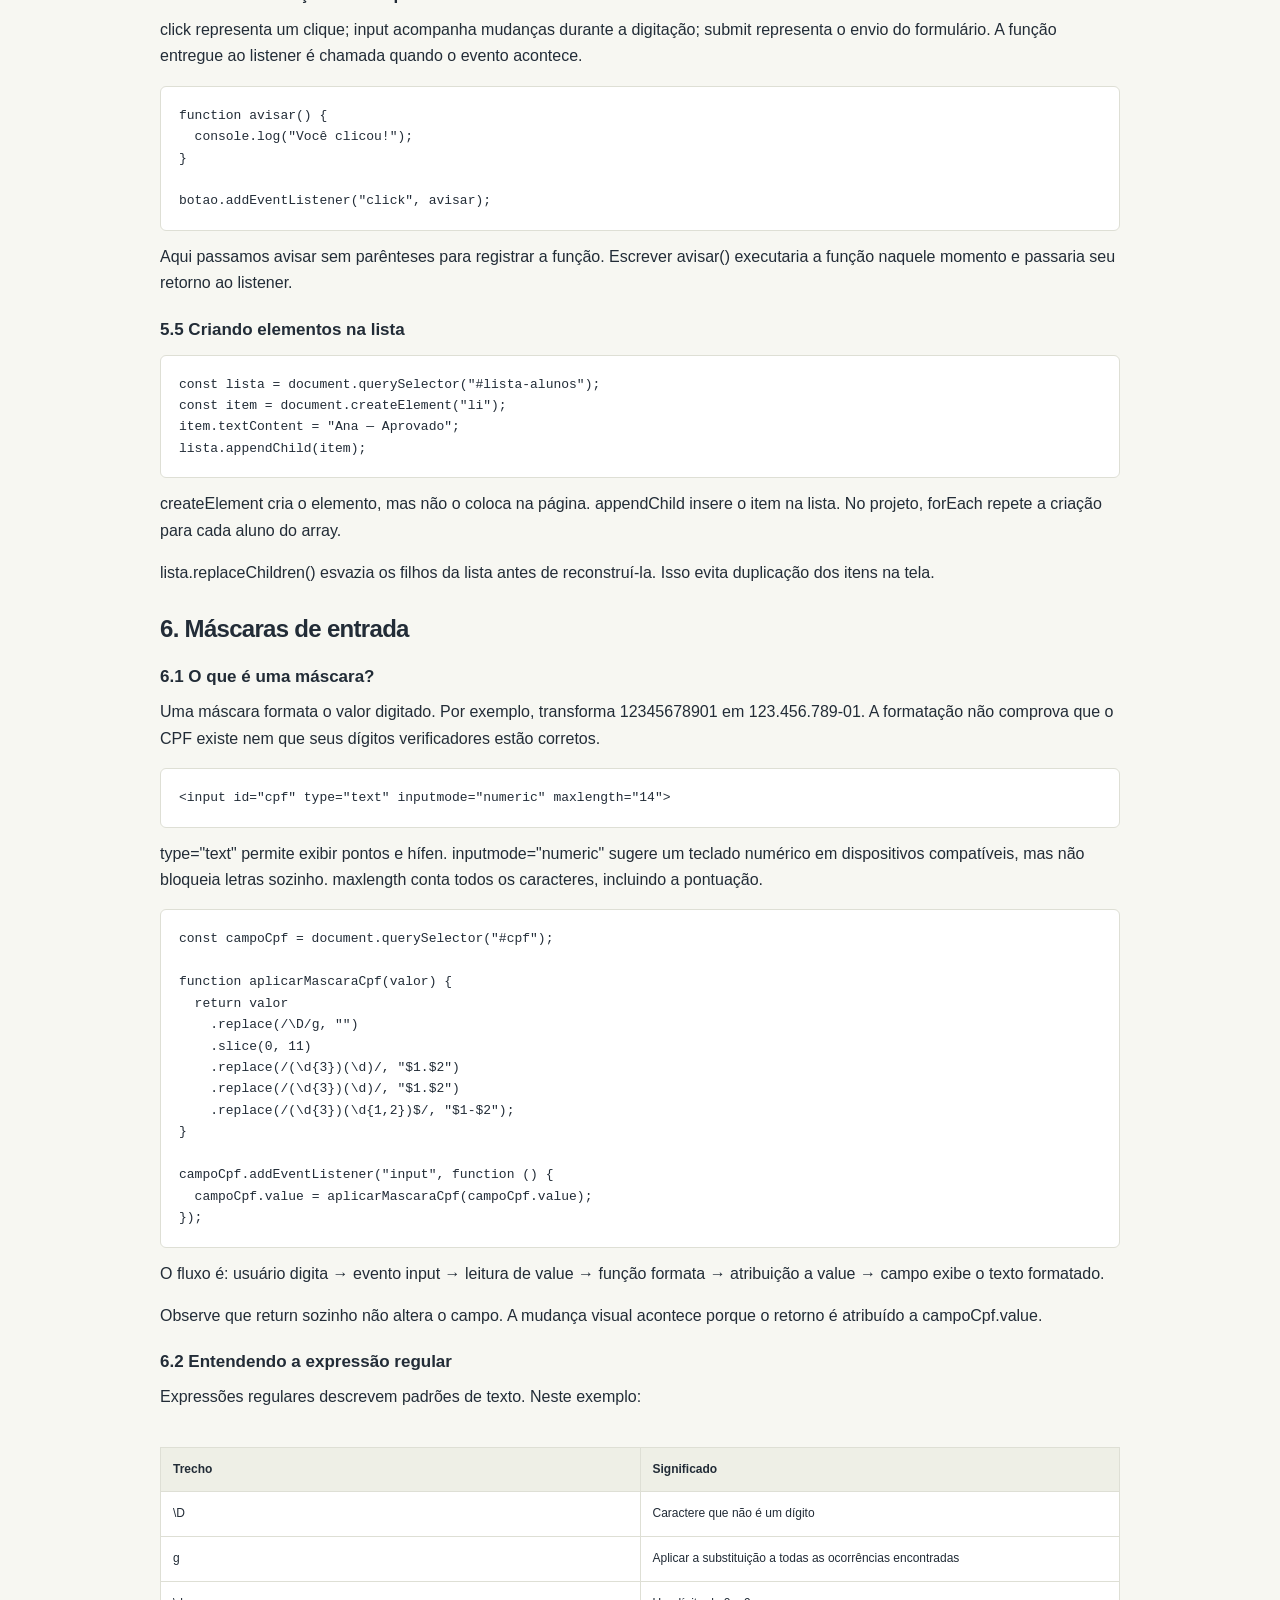
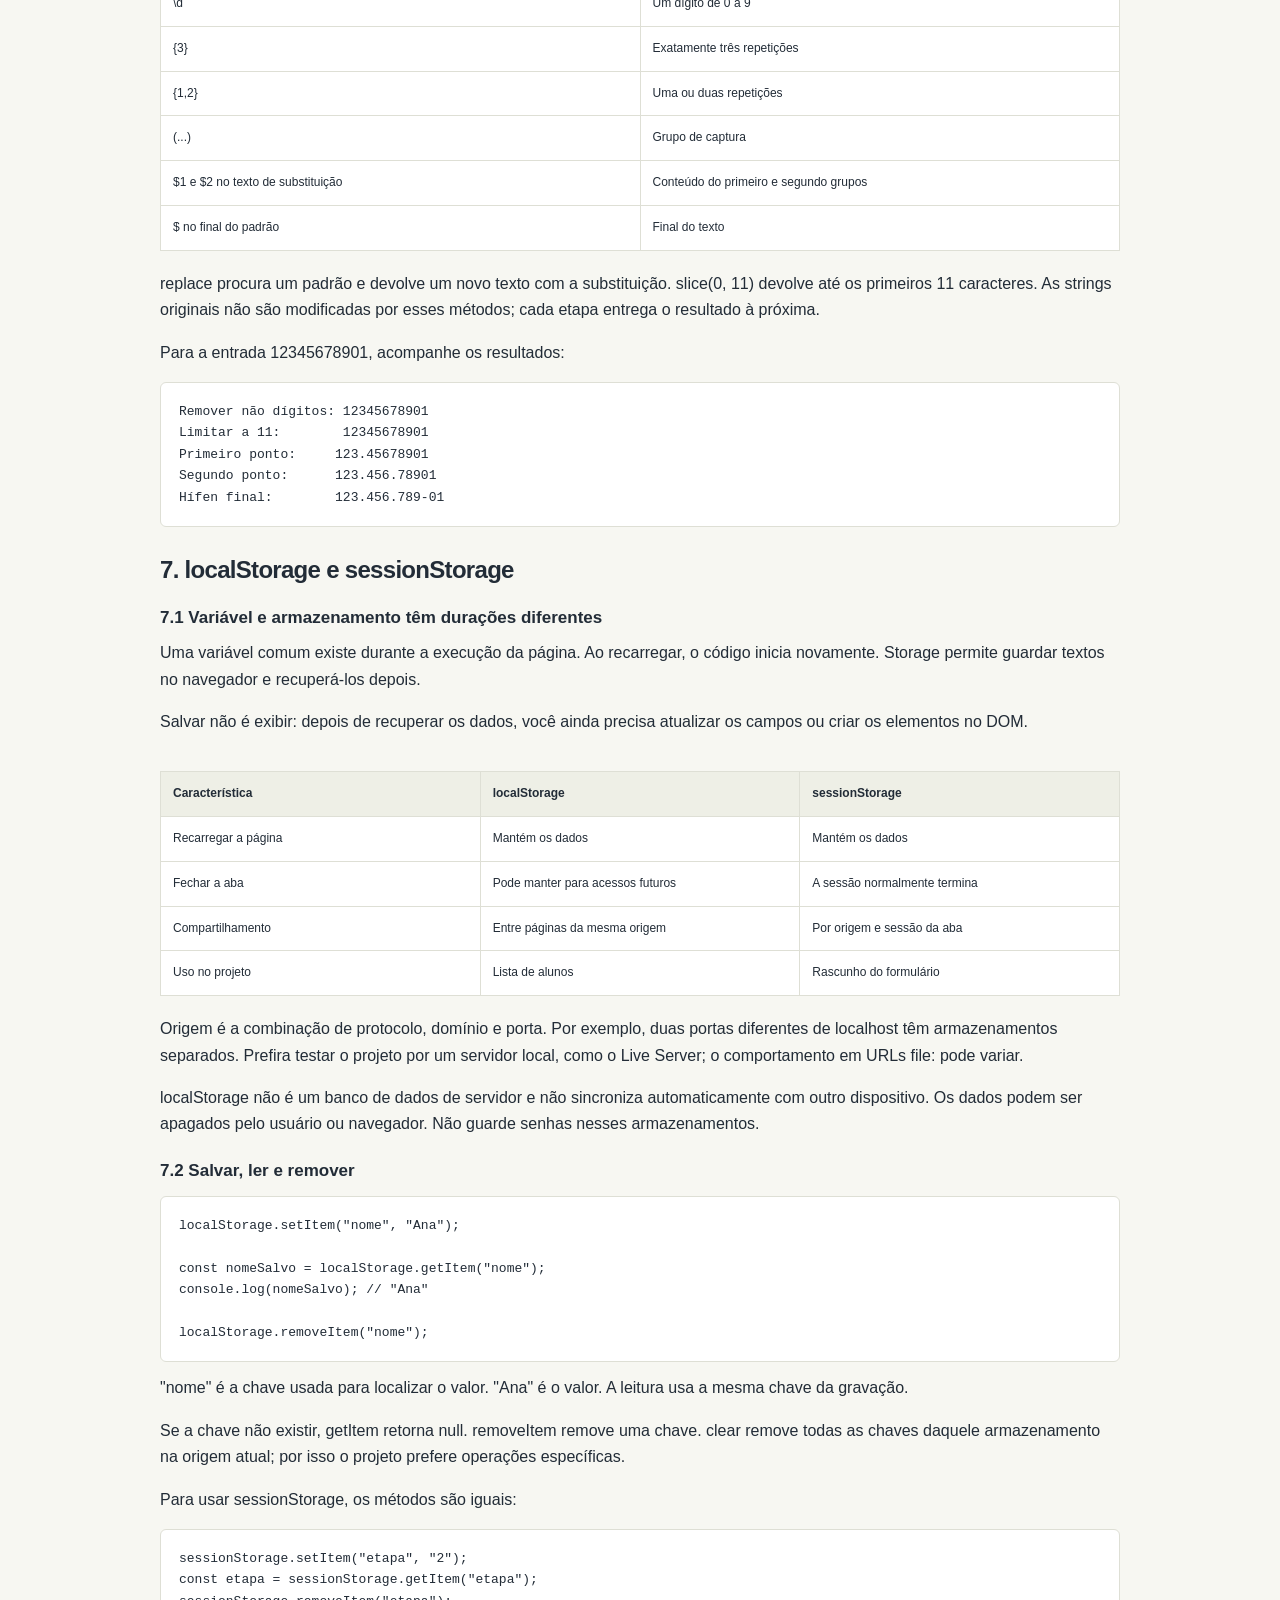
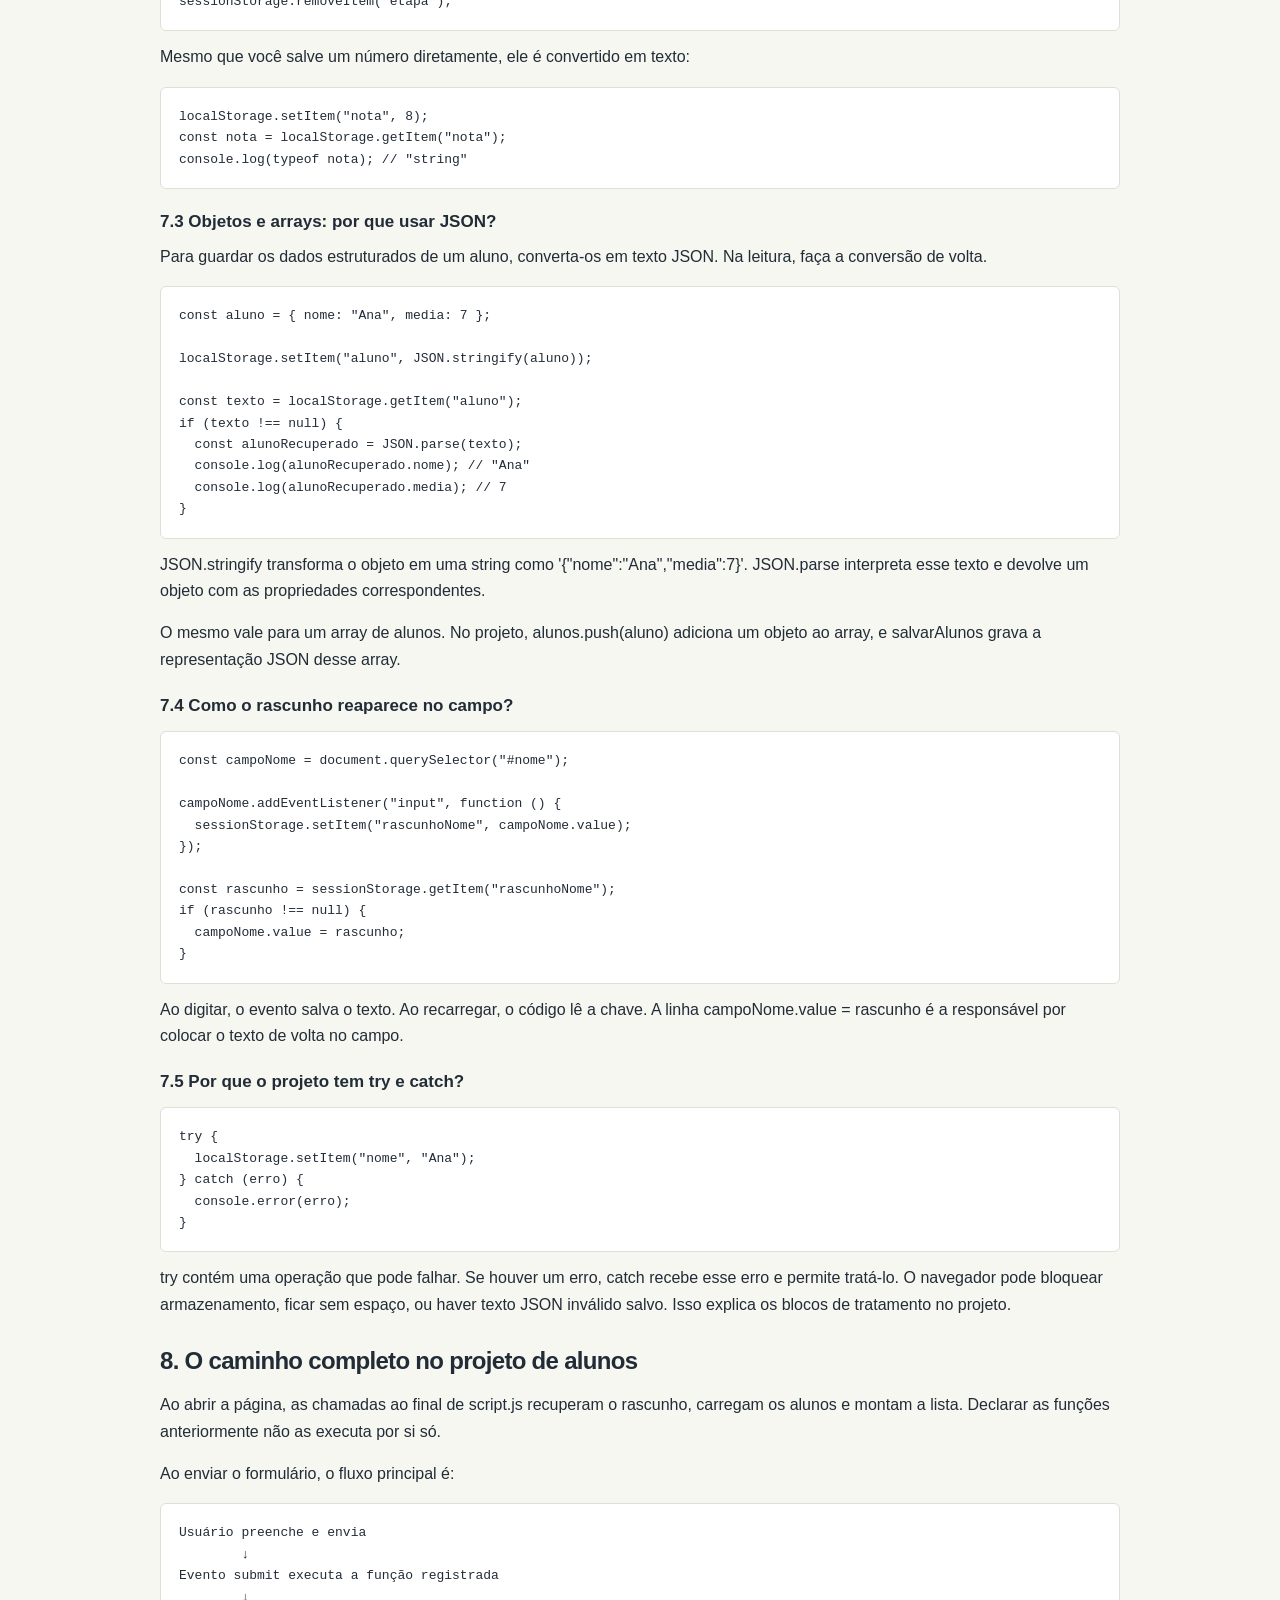
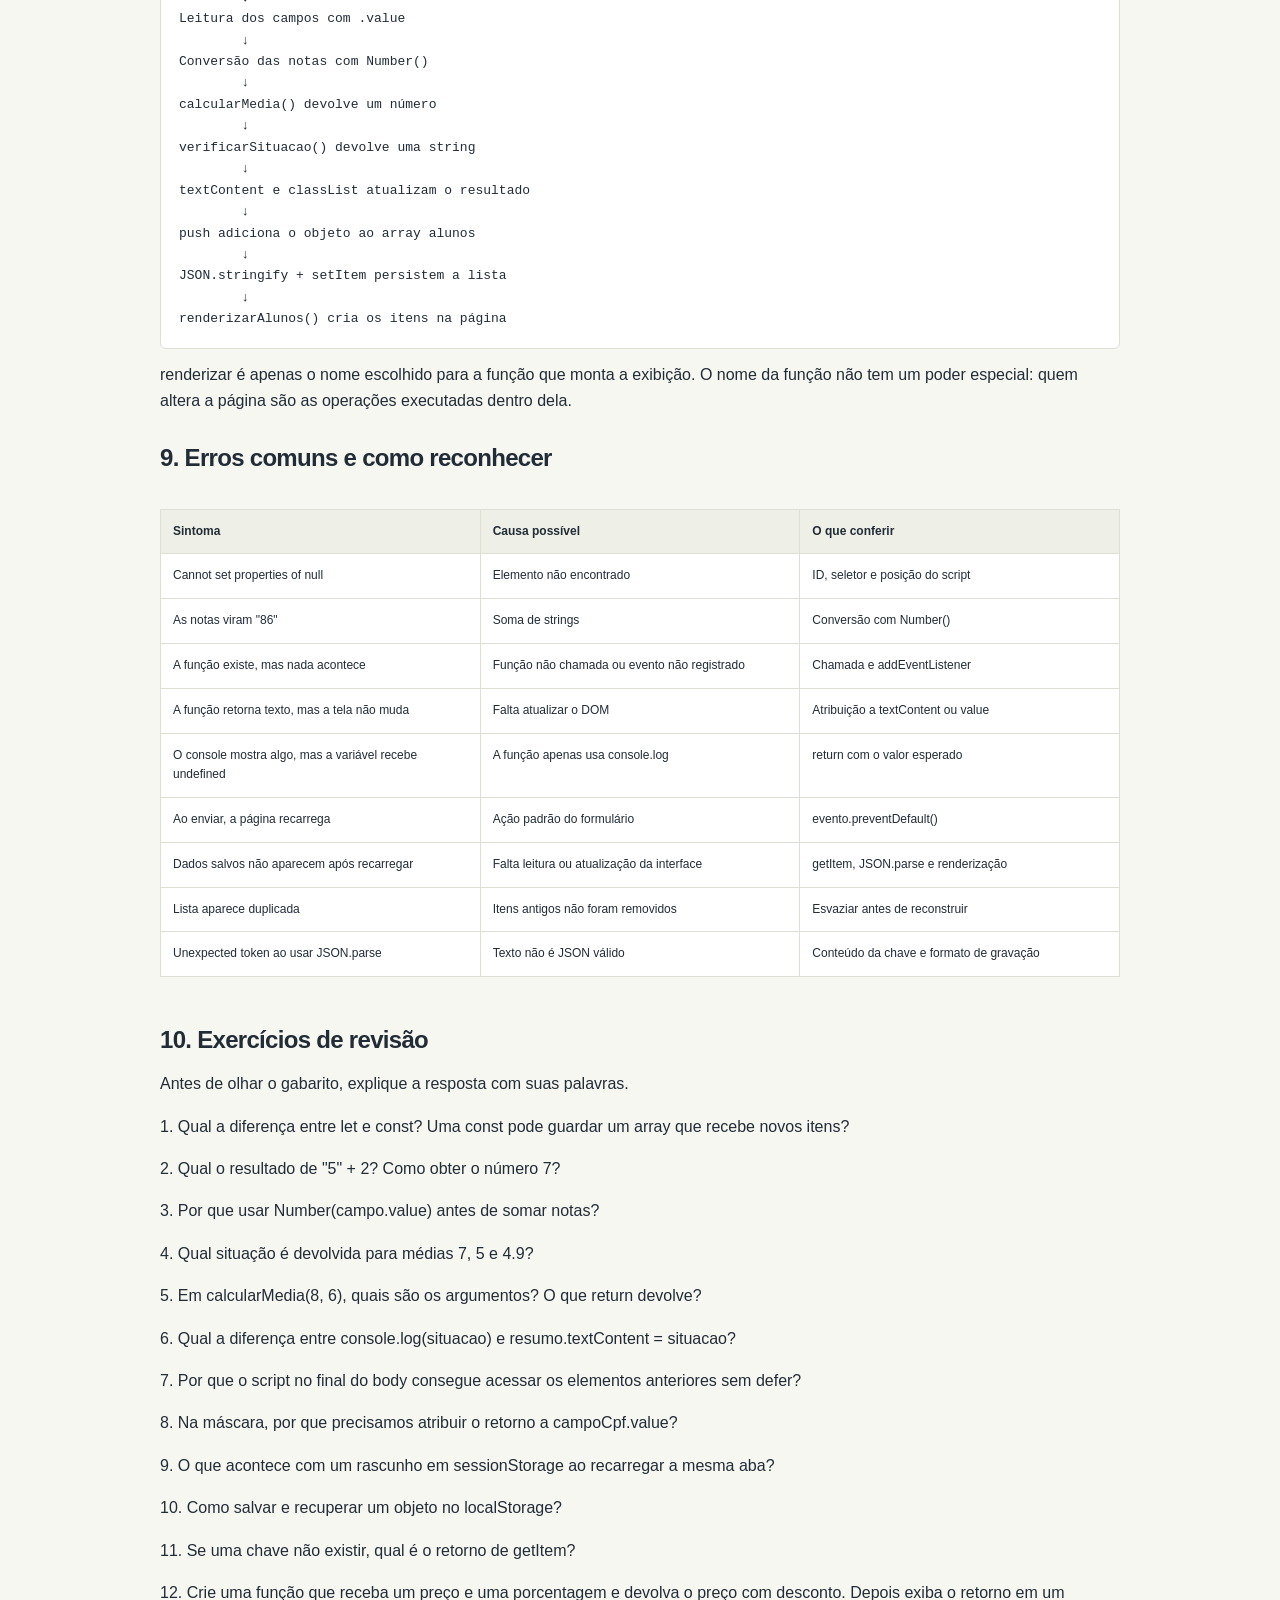
<file: guia.html>
<!DOCTYPE html>
<html lang="pt-BR"><head><meta charset="UTF-8"><meta name="viewport" content="width=device-width, initial-scale=1.0"><title>Guia de estudos de JavaScript</title><link rel="stylesheet" href="style.css"></head>
<body><a class="skip-link" href="#guia">Pular para o guia</a><header class="topbar"><a class="brand" href="index.html"><span class="brand-mark" aria-hidden="true">JS</span> caderno de revisão</a><a href="cadastro.html">Praticar com o cadastro →</a></header><main class="document-page" id="guia"><p><a href="index.html">← Voltar à revisão</a></p><aside class="study-note"><strong>Sobre este material:</strong> conteúdo do guia enviado, com exemplos independentes e gabarito ao final. O projeto citado no texto corresponde à página <a href="cadastro.html">Cadastro de alunos</a>, cujo JavaScript é <code>cadastro.js</code>. Nesta adaptação, usamos <code>defer</code> no head, uma das alternativas explicadas pelo próprio guia. O documento original está disponível em <a href="materiais/Guia-de-Estudos-JavaScript.docx">Word</a>. Use apenas dados fictícios nos exercícios.</aside>
<h1>Guia de estudos — JavaScript para a prova de Front-end</h1>
<p>Material de apoio com teoria, exemplos e leitura passo a passo do projeto de cadastro de alunos.</p>
<p>Os assuntos seguem a lista informada: variáveis e tipos, lógica condicional, funções, DOM, máscaras, localStorage e sessionStorage. Como a apostila não foi fornecida, este material não reproduz suas páginas.</p>
<h2>Como estudar com este guia</h2>
<p>Leia um tópico, tente prever o resultado do código e só depois execute. Mantenha index.html e script.js abertos para comparar a explicação com o projeto. Os exemplos pequenos são independentes: não é necessário colar todos no mesmo arquivo.</p>
<p>Para acompanhar console.log(), abra as ferramentas de desenvolvedor do navegador com F12 e selecione Console. Para estudar o armazenamento, procure Application/Aplicativo → Storage/Armazenamento. Os nomes podem variar conforme o navegador.</p>
<h2>1. Como o JavaScript se conecta ao HTML</h2>
<p>O HTML define os elementos da página. O CSS define a aparência. O JavaScript lê informações, toma decisões e altera os elementos em resposta a ações.</p>
<p>No seu projeto, o arquivo JavaScript é carregado no final do body, sem defer:</p>
<pre><code>&lt;body&gt;
  &lt;p id=&quot;mensagem&quot;&gt;Texto inicial&lt;/p&gt;

  &lt;script src=&quot;script.js&quot;&gt;&lt;/script&gt;
&lt;/body&gt;</code></pre>
<p>O navegador analisa o HTML em ordem. Quando chega ao script, o parágrafo já existe e pode ser encontrado pelo JavaScript.</p>
<pre><code>const paragrafo = document.querySelector(&quot;#mensagem&quot;);
paragrafo.textContent = &quot;Texto alterado pelo JavaScript&quot;;</code></pre>
<p>Leia a primeira linha assim: “Encontre o elemento com id mensagem e guarde uma referência a ele na variável paragrafo”. O símbolo # faz parte do seletor e indica um ID. No HTML, o ID é escrito sem #.</p>
<p>A segunda linha altera o texto dentro daquele elemento. A página passa a mostrar “Texto alterado pelo JavaScript”.</p>
<p>O nome da variável não precisa ser igual ao ID. Poderíamos chamá-la de elemento ou resultado; o que identifica o elemento é o seletor &quot;#mensagem&quot;.</p>
<p>Se você colocar esse script no head sem defer, ele poderá executar antes de o parágrafo existir. Nesse momento, querySelector retorna null e tentar acessar textContent causa erro. Para os exemplos deste guia, mantenha o script antes de &lt;/body&gt;, como no seu projeto. Outra opção seria usar defer no head.</p>
<h2>2. Variáveis e tipos de dados</h2>
<h3>2.1 O que é uma variável?</h3>
<p>Uma variável é um nome associado a um valor que o programa usa. Por exemplo, o nome de um aluno, uma nota ou o resultado de uma média.</p>
<pre><code>let nota = 6;
nota = 8;

const nome = &quot;Ana&quot;;
console.log(nome, nota); // Ana 8</code></pre>
<p>let permite reatribuir o valor: nota começou com 6 e depois recebeu 8. const impede reatribuição: tentar executar nome = &quot;Bia&quot; gera erro.</p>
<p>var é uma forma mais antiga de declaração. Uma diferença importante é o escopo: let e const respeitam blocos delimitados por chaves; var tem escopo de função ou global.</p>
<pre><code>if (true) {
  let aviso = &quot;Olá&quot;;
}

// console.log(aviso); // Erro: aviso só existe dentro do bloco.</code></pre>
<p>No projeto, const é usado para referências aos elementos e let alunos = [] permite substituir o array quando um cadastro é excluído.</p>
<h3>2.2 Quais são os tipos?</h3>
<div class="table-scroll"><table class="comparison"><tr><th>Tipo</th><th>Exemplo</th><th>Significado</th></tr><tr><td>string</td><td>&quot;Ana&quot;</td><td>Texto, escrito entre aspas ou crases</td></tr><tr><td>number</td><td>8 ou 7.5</td><td>Número; no código, o separador decimal é ponto</td></tr><tr><td>boolean</td><td>true ou false</td><td>Resultado lógico: verdadeiro ou falso</td></tr><tr><td>undefined</td><td>let nome;</td><td>Variável sem valor atribuído</td></tr><tr><td>null</td><td>const aluno = null;</td><td>Ausência intencional de valor</td></tr><tr><td>object</td><td>{ nome: &quot;Ana&quot;, nota: 8 }</td><td>Conjunto de propriedades</td></tr><tr><td>array (objeto)</td><td>[8, 6, 10]</td><td>Lista ordenada de valores</td></tr></table></div>
<p>JavaScript tem outros tipos primitivos, como bigint e symbol, mas os exemplos acima cobrem os tipos usados neste projeto. Arrays são objetos; Array.isArray(valor) verifica especificamente se um valor é um array.</p>
<pre><code>const aluno = { nome: &quot;Ana&quot;, nota: 8 };
const notas = [8, 6, 10];

console.log(aluno.nome); // Ana
console.log(notas[0]);   // 8: a primeira posição tem índice 0
console.log(typeof 8);   // &quot;number&quot;
console.log(typeof &quot;8&quot;); // &quot;string&quot;</code></pre>
<p>typeof ajuda a consultar tipos. Uma particularidade histórica: typeof null retorna &quot;object&quot;, embora null seja um valor primitivo.</p>
<p>Uma const pode apontar para um objeto ou array que seja modificado:</p>
<pre><code>const nomes = [&quot;Ana&quot;];
nomes.push(&quot;Bia&quot;); // Permitido: altera o conteúdo do mesmo array.
// nomes = [];    // Erro: tenta reatribuir a variável.</code></pre>
<h3>2.3 Por que converter o valor do input?</h3>
<pre><code>const campo = document.querySelector(&quot;#nota1&quot;);
const texto = campo.value;
const numero = Number(texto);</code></pre>
<p>Mesmo em um input type=&quot;number&quot;, a propriedade value fornece uma string. Se você digitar 8, texto será &quot;8&quot; e numero será 8.</p>
<pre><code>console.log(&quot;8&quot; + &quot;6&quot;);                 // &quot;86&quot;
console.log(Number(&quot;8&quot;) + Number(&quot;6&quot;)); // 14</code></pre>
<p>O operador + pode concatenar textos ou somar números. Por isso o projeto converte as notas antes do cálculo.</p>
<p>Atenção: Number(&quot;&quot;) resulta em 0 e Number(&quot;abc&quot;) resulta em NaN, um valor que indica falha de conversão numérica. Converter não substitui validar. No formulário, required impede o envio comum de campos vazios, e min/max limitam as notas.</p>
<h2>3. Lógica condicional</h2>
<h3>3.1 Como funciona if, else if e else?</h3>
<p>Uma condição escolhe qual bloco executar. A comparação produz true ou false.</p>
<pre><code>const media = 6;

if (media &gt;= 7) {
  console.log(&quot;Aprovado&quot;);
} else if (media &gt;= 5) {
  console.log(&quot;Recuperação&quot;);
} else {
  console.log(&quot;Reprovado&quot;);
}</code></pre>
<p>Passo a passo: 6 &gt;= 7 é falso, então o primeiro bloco é ignorado. Depois, 6 &gt;= 5 é verdadeiro, então aparece “Recuperação”. O bloco else não é executado.</p>
<p>Em uma cadeia if/else if/else, apenas o primeiro bloco com condição verdadeira é escolhido. A ordem importa: se media &gt;= 5 fosse testado primeiro, uma média 8 também entraria nesse bloco.</p>
<h3>3.2 Operadores que você deve reconhecer</h3>
<div class="table-scroll"><table class="comparison"><tr><th>Operador</th><th>Significado</th><th>Exemplo</th></tr><tr><td>=</td><td>Atribuição</td><td>let nota = 8;</td></tr><tr><td>===</td><td>Compara valor e tipo</td><td>8 === &quot;8&quot; resulta em false</td></tr><tr><td>!==</td><td>Diferente em valor ou tipo</td><td>8 !== &quot;8&quot; resulta em true</td></tr><tr><td>&gt; e &lt;</td><td>Maior e menor</td><td>8 &gt; 6 resulta em true</td></tr><tr><td>&gt;= e &lt;=</td><td>Maior/menor ou igual</td><td>7 &gt;= 7 resulta em true</td></tr><tr><td>&amp;&amp;</td><td>E: ambas as condições</td><td>nota &gt;= 0 &amp;&amp; nota &lt;= 10</td></tr><tr><td>||</td><td>OU: pelo menos uma condição</td><td>nota &lt; 0 || nota &gt; 10</td></tr><tr><td>!</td><td>Inverte um valor lógico</td><td>!true resulta em false</td></tr></table></div>
<p>== permite conversões ao comparar: 8 == &quot;8&quot; resulta em true. Prefira === quando quiser comparar também o tipo.</p>
<pre><code>const nota = 12;
if (nota &lt; 0 || nota &gt; 10) {
  console.log(&quot;Nota fora do intervalo&quot;);
}</code></pre>
<p>Aqui basta uma das condições ser verdadeira para exibir o aviso.</p>
<h3>3.3 Ternário e switch</h3>
<p>O ternário escolhe um de dois valores:</p>
<pre><code>const mensagem = media &gt;= 7 ? &quot;Aprovado&quot; : &quot;Não aprovado&quot;;</code></pre>
<p>Leia: se a condição for verdadeira, use o primeiro valor; se for falsa, use o segundo.</p>
<p>O switch compara um valor com opções específicas:</p>
<pre><code>const acao = &quot;salvar&quot;;
switch (acao) {
  case &quot;salvar&quot;:
    console.log(&quot;Salvar cadastro&quot;);
    break;
  case &quot;excluir&quot;:
    console.log(&quot;Excluir cadastro&quot;);
    break;
  default:
    console.log(&quot;Ação desconhecida&quot;);
}</code></pre>
<p>break interrompe o switch. Sem ele, a execução pode seguir para os próximos casos.</p>
<h2>4. Funções</h2>
<h3>4.1 Declarar, chamar e receber um resultado</h3>
<p>Uma função agrupa instruções para realizar uma tarefa. Declarar a função prepara a tarefa; chamar a função executa seu corpo.</p>
<pre><code>function calcularMedia(nota1, nota2) {
  return (nota1 + nota2) / 2;
}

const media = calcularMedia(8, 6);
console.log(media); // 7</code></pre>
<p>Na declaração, nota1 e nota2 são parâmetros: nomes que receberão os dados. Na chamada, 8 e 6 são argumentos: os valores fornecidos.</p>
<p>Durante a execução, nota1 vale 8 e nota2 vale 6. A expressão (8 + 6) / 2 resulta em 7. return devolve esse 7 para a chamada, e const media guarda o resultado.</p>
<p>Os nomes não criam ligações automáticas entre variáveis. É a passagem dos argumentos que entrega os valores aos parâmetros.</p>
<h3>4.2 O que return faz?</h3>
<p>return devolve um valor e encerra aquela execução da função.</p>
<pre><code>function verificarSituacao(media) {
  if (media &gt;= 7) {
    return &quot;Aprovado&quot;;
  } else if (media &gt;= 5) {
    return &quot;Recuperação&quot;;
  } else {
    return &quot;Reprovado&quot;;
  }
}

const situacao = verificarSituacao(7);</code></pre>
<p>Nesse exemplo, situacao recebe a string &quot;Aprovado&quot;. Nada aparece automaticamente no HTML. Para exibir, será necessário alterar um elemento do DOM.</p>
<p>console.log e return têm papéis diferentes:</p>
<pre><code>function apenasMostrar() {
  console.log(10);
}

const resultado = apenasMostrar();
// O console mostra 10, mas resultado recebe undefined.</code></pre>
<p>Sem return com um valor, uma função comum termina devolvendo undefined.</p>
<h3>4.3 Outras formas de escrever funções</h3>
<pre><code>const dobrar = function (numero) {
  return numero * 2;
};

const triplicar = (numero) =&gt; {
  return numero * 3;
};

const quadruplicar = numero =&gt; numero * 4;</code></pre>
<p>A última arrow function tem retorno implícito: a expressão após a seta é devolvida sem escrever return. Com um corpo entre chaves, você precisa escrever return para devolver esse resultado.</p>
<h2>5. DOM e eventos: como o resultado chega à tela</h2>
<h3>5.1 O que é DOM?</h3>
<p>DOM é a representação do documento como uma árvore de objetos. Cada elemento HTML pode ser acessado e modificado por JavaScript.</p>
<p>Os passos mais comuns são: selecionar um elemento, registrar um evento, ler os valores, processar os dados e atualizar a página.</p>
<h3>5.2 Exemplo completo e pequeno da média</h3>
<p>Este exemplo pode ser usado em dois arquivos separados para estudar o fluxo básico.</p>
<p>HTML:</p>
<pre><code>&lt;!DOCTYPE html&gt;
&lt;html lang=&quot;pt-BR&quot;&gt;
&lt;head&gt;
  &lt;meta charset=&quot;UTF-8&quot;&gt;
  &lt;title&gt;Estudo da média&lt;/title&gt;
&lt;/head&gt;
&lt;body&gt;
  &lt;form id=&quot;formulario&quot;&gt;
    &lt;label for=&quot;nota1&quot;&gt;Primeira nota&lt;/label&gt;
    &lt;input id=&quot;nota1&quot; type=&quot;number&quot; min=&quot;0&quot; max=&quot;10&quot; step=&quot;0.1&quot; required&gt;

    &lt;label for=&quot;nota2&quot;&gt;Segunda nota&lt;/label&gt;
    &lt;input id=&quot;nota2&quot; type=&quot;number&quot; min=&quot;0&quot; max=&quot;10&quot; step=&quot;0.1&quot; required&gt;

    &lt;button type=&quot;submit&quot;&gt;Calcular&lt;/button&gt;
  &lt;/form&gt;

  &lt;p id=&quot;resumo&quot;&gt;Aguardando notas.&lt;/p&gt;
  &lt;script src=&quot;script.js&quot;&gt;&lt;/script&gt;
&lt;/body&gt;
&lt;/html&gt;</code></pre>
<p>JavaScript:</p>
<pre><code>const formulario = document.querySelector(&quot;#formulario&quot;);
const campoNota1 = document.querySelector(&quot;#nota1&quot;);
const campoNota2 = document.querySelector(&quot;#nota2&quot;);
const resumo = document.querySelector(&quot;#resumo&quot;);

function calcularMedia(nota1, nota2) {
  return (nota1 + nota2) / 2;
}

function verificarSituacao(media) {
  if (media &gt;= 7) return &quot;Aprovado&quot;;
  if (media &gt;= 5) return &quot;Recuperação&quot;;
  return &quot;Reprovado&quot;;
}

formulario.addEventListener(&quot;submit&quot;, function (evento) {
  evento.preventDefault();

  const nota1 = Number(campoNota1.value);
  const nota2 = Number(campoNota2.value);
  const media = calcularMedia(nota1, nota2);
  const situacao = verificarSituacao(media);

  resumo.textContent = `Média: ${media.toFixed(2)} — ${situacao}`;
});</code></pre>
<p>Entenda cada etapa ao enviar notas 8 e 6:</p>
<p>1. O navegador já criou os elementos quando o script é executado.</p>
<p>2. querySelector encontra cada elemento pelo ID.</p>
<p>3. addEventListener registra a função que deverá executar no envio do formulário. O cálculo ainda não aconteceu.</p>
<p>4. O usuário preenche as notas e envia o formulário.</p>
<p>5. preventDefault impede o envio padrão, que poderia navegar ou recarregar a página.</p>
<p>6. campoNota1.value fornece &quot;8&quot; e campoNota2.value fornece &quot;6&quot;.</p>
<p>7. Number transforma os textos em números.</p>
<p>8. calcularMedia(8, 6) devolve 7.</p>
<p>9. verificarSituacao(7) devolve &quot;Aprovado&quot;.</p>
<p>10. resumo.textContent coloca “Média: 7.00 — Aprovado” no parágrafo.</p>
<p>A conexão com o que aparece na tela está na atribuição a textContent. A função verificarSituacao apenas escolhe e devolve o texto.</p>
<p>toFixed(2) formata um número com duas casas decimais e devolve uma string. Ele não modifica a variável media. As crases permitem inserir valores no texto com ${...}.</p>
<h3>5.3 Seletores e propriedades</h3>
<div class="table-scroll"><table class="comparison"><tr><th>Recurso</th><th>Uso</th></tr><tr><td>document.querySelector(&quot;#resumo&quot;)</td><td>Primeiro elemento com o seletor informado</td></tr><tr><td>document.querySelector(&quot;.aluno&quot;)</td><td>Primeiro elemento com a classe aluno</td></tr><tr><td>document.querySelectorAll(&quot;.aluno&quot;)</td><td>Coleção dos elementos com essa classe</td></tr><tr><td>document.getElementById(&quot;resumo&quot;)</td><td>Busca por ID, sem usar #</td></tr><tr><td>campo.value</td><td>Conteúdo de um campo de formulário</td></tr><tr><td>elemento.textContent</td><td>Texto de um elemento</td></tr><tr><td>elemento.innerHTML</td><td>Conteúdo HTML, interpretado como marcação</td></tr><tr><td>elemento.classList.add(&quot;aprovado&quot;)</td><td>Adiciona uma classe</td></tr><tr><td>elemento.classList.remove(&quot;aprovado&quot;)</td><td>Remove uma classe</td></tr><tr><td>elemento.classList.toggle(&quot;ativo&quot;)</td><td>Alterna presença de uma classe</td></tr></table></div>
<p>Use textContent para inserir texto fornecido pelo usuário. innerHTML interpreta tags e exige cuidado com a origem do conteúdo.</p>
<p>No projeto, a classe determina a aparência do resultado:</p>
<pre><code>.aprovado { color: green; }
resumo.classList.add(&quot;aprovado&quot;);</code></pre>
<p>O JavaScript adiciona o nome da classe ao elemento, e o CSS aplica a cor. Em classList.add, não se escreve ponto antes do nome.</p>
<h3>5.4 Eventos e funções de resposta</h3>
<p>click representa um clique; input acompanha mudanças durante a digitação; submit representa o envio do formulário. A função entregue ao listener é chamada quando o evento acontece.</p>
<pre><code>function avisar() {
  console.log(&quot;Você clicou!&quot;);
}

botao.addEventListener(&quot;click&quot;, avisar);</code></pre>
<p>Aqui passamos avisar sem parênteses para registrar a função. Escrever avisar() executaria a função naquele momento e passaria seu retorno ao listener.</p>
<h3>5.5 Criando elementos na lista</h3>
<pre><code>const lista = document.querySelector(&quot;#lista-alunos&quot;);
const item = document.createElement(&quot;li&quot;);
item.textContent = &quot;Ana — Aprovado&quot;;
lista.appendChild(item);</code></pre>
<p>createElement cria o elemento, mas não o coloca na página. appendChild insere o item na lista. No projeto, forEach repete a criação para cada aluno do array.</p>
<p>lista.replaceChildren() esvazia os filhos da lista antes de reconstruí-la. Isso evita duplicação dos itens na tela.</p>
<h2>6. Máscaras de entrada</h2>
<h3>6.1 O que é uma máscara?</h3>
<p>Uma máscara formata o valor digitado. Por exemplo, transforma 12345678901 em 123.456.789-01. A formatação não comprova que o CPF existe nem que seus dígitos verificadores estão corretos.</p>
<pre><code>&lt;input id=&quot;cpf&quot; type=&quot;text&quot; inputmode=&quot;numeric&quot; maxlength=&quot;14&quot;&gt;</code></pre>
<p>type=&quot;text&quot; permite exibir pontos e hífen. inputmode=&quot;numeric&quot; sugere um teclado numérico em dispositivos compatíveis, mas não bloqueia letras sozinho. maxlength conta todos os caracteres, incluindo a pontuação.</p>
<pre><code>const campoCpf = document.querySelector(&quot;#cpf&quot;);

function aplicarMascaraCpf(valor) {
  return valor
    .replace(/\D/g, &quot;&quot;)
    .slice(0, 11)
    .replace(/(\d{3})(\d)/, &quot;$1.$2&quot;)
    .replace(/(\d{3})(\d)/, &quot;$1.$2&quot;)
    .replace(/(\d{3})(\d{1,2})$/, &quot;$1-$2&quot;);
}

campoCpf.addEventListener(&quot;input&quot;, function () {
  campoCpf.value = aplicarMascaraCpf(campoCpf.value);
});</code></pre>
<p>O fluxo é: usuário digita → evento input → leitura de value → função formata → atribuição a value → campo exibe o texto formatado.</p>
<p>Observe que return sozinho não altera o campo. A mudança visual acontece porque o retorno é atribuído a campoCpf.value.</p>
<h3>6.2 Entendendo a expressão regular</h3>
<p>Expressões regulares descrevem padrões de texto. Neste exemplo:</p>
<div class="table-scroll"><table class="comparison"><tr><th>Trecho</th><th>Significado</th></tr><tr><td>\D</td><td>Caractere que não é um dígito</td></tr><tr><td>g</td><td>Aplicar a substituição a todas as ocorrências encontradas</td></tr><tr><td>\d</td><td>Um dígito de 0 a 9</td></tr><tr><td>{3}</td><td>Exatamente três repetições</td></tr><tr><td>{1,2}</td><td>Uma ou duas repetições</td></tr><tr><td>(...)</td><td>Grupo de captura</td></tr><tr><td>$1 e $2 no texto de substituição</td><td>Conteúdo do primeiro e segundo grupos</td></tr><tr><td>$ no final do padrão</td><td>Final do texto</td></tr></table></div>
<p>replace procura um padrão e devolve um novo texto com a substituição. slice(0, 11) devolve até os primeiros 11 caracteres. As strings originais não são modificadas por esses métodos; cada etapa entrega o resultado à próxima.</p>
<p>Para a entrada 12345678901, acompanhe os resultados:</p>
<pre><code>Remover não dígitos: 12345678901
Limitar a 11:        12345678901
Primeiro ponto:     123.45678901
Segundo ponto:      123.456.78901
Hífen final:        123.456.789-01</code></pre>
<h2>7. localStorage e sessionStorage</h2>
<h3>7.1 Variável e armazenamento têm durações diferentes</h3>
<p>Uma variável comum existe durante a execução da página. Ao recarregar, o código inicia novamente. Storage permite guardar textos no navegador e recuperá-los depois.</p>
<p>Salvar não é exibir: depois de recuperar os dados, você ainda precisa atualizar os campos ou criar os elementos no DOM.</p>
<div class="table-scroll"><table class="comparison"><tr><th>Característica</th><th>localStorage</th><th>sessionStorage</th></tr><tr><td>Recarregar a página</td><td>Mantém os dados</td><td>Mantém os dados</td></tr><tr><td>Fechar a aba</td><td>Pode manter para acessos futuros</td><td>A sessão normalmente termina</td></tr><tr><td>Compartilhamento</td><td>Entre páginas da mesma origem</td><td>Por origem e sessão da aba</td></tr><tr><td>Uso no projeto</td><td>Lista de alunos</td><td>Rascunho do formulário</td></tr></table></div>
<p>Origem é a combinação de protocolo, domínio e porta. Por exemplo, duas portas diferentes de localhost têm armazenamentos separados. Prefira testar o projeto por um servidor local, como o Live Server; o comportamento em URLs file: pode variar.</p>
<p>localStorage não é um banco de dados de servidor e não sincroniza automaticamente com outro dispositivo. Os dados podem ser apagados pelo usuário ou navegador. Não guarde senhas nesses armazenamentos.</p>
<h3>7.2 Salvar, ler e remover</h3>
<pre><code>localStorage.setItem(&quot;nome&quot;, &quot;Ana&quot;);

const nomeSalvo = localStorage.getItem(&quot;nome&quot;);
console.log(nomeSalvo); // &quot;Ana&quot;

localStorage.removeItem(&quot;nome&quot;);</code></pre>
<p>&quot;nome&quot; é a chave usada para localizar o valor. &quot;Ana&quot; é o valor. A leitura usa a mesma chave da gravação.</p>
<p>Se a chave não existir, getItem retorna null. removeItem remove uma chave. clear remove todas as chaves daquele armazenamento na origem atual; por isso o projeto prefere operações específicas.</p>
<p>Para usar sessionStorage, os métodos são iguais:</p>
<pre><code>sessionStorage.setItem(&quot;etapa&quot;, &quot;2&quot;);
const etapa = sessionStorage.getItem(&quot;etapa&quot;);
sessionStorage.removeItem(&quot;etapa&quot;);</code></pre>
<p>Mesmo que você salve um número diretamente, ele é convertido em texto:</p>
<pre><code>localStorage.setItem(&quot;nota&quot;, 8);
const nota = localStorage.getItem(&quot;nota&quot;);
console.log(typeof nota); // &quot;string&quot;</code></pre>
<h3>7.3 Objetos e arrays: por que usar JSON?</h3>
<p>Para guardar os dados estruturados de um aluno, converta-os em texto JSON. Na leitura, faça a conversão de volta.</p>
<pre><code>const aluno = { nome: &quot;Ana&quot;, media: 7 };

localStorage.setItem(&quot;aluno&quot;, JSON.stringify(aluno));

const texto = localStorage.getItem(&quot;aluno&quot;);
if (texto !== null) {
  const alunoRecuperado = JSON.parse(texto);
  console.log(alunoRecuperado.nome); // &quot;Ana&quot;
  console.log(alunoRecuperado.media); // 7
}</code></pre>
<p>JSON.stringify transforma o objeto em uma string como &#x27;{&quot;nome&quot;:&quot;Ana&quot;,&quot;media&quot;:7}&#x27;. JSON.parse interpreta esse texto e devolve um objeto com as propriedades correspondentes.</p>
<p>O mesmo vale para um array de alunos. No projeto, alunos.push(aluno) adiciona um objeto ao array, e salvarAlunos grava a representação JSON desse array.</p>
<h3>7.4 Como o rascunho reaparece no campo?</h3>
<pre><code>const campoNome = document.querySelector(&quot;#nome&quot;);

campoNome.addEventListener(&quot;input&quot;, function () {
  sessionStorage.setItem(&quot;rascunhoNome&quot;, campoNome.value);
});

const rascunho = sessionStorage.getItem(&quot;rascunhoNome&quot;);
if (rascunho !== null) {
  campoNome.value = rascunho;
}</code></pre>
<p>Ao digitar, o evento salva o texto. Ao recarregar, o código lê a chave. A linha campoNome.value = rascunho é a responsável por colocar o texto de volta no campo.</p>
<h3>7.5 Por que o projeto tem try e catch?</h3>
<pre><code>try {
  localStorage.setItem(&quot;nome&quot;, &quot;Ana&quot;);
} catch (erro) {
  console.error(erro);
}</code></pre>
<p>try contém uma operação que pode falhar. Se houver um erro, catch recebe esse erro e permite tratá-lo. O navegador pode bloquear armazenamento, ficar sem espaço, ou haver texto JSON inválido salvo. Isso explica os blocos de tratamento no projeto.</p>
<h2>8. O caminho completo no projeto de alunos</h2>
<p>Ao abrir a página, as chamadas ao final de script.js recuperam o rascunho, carregam os alunos e montam a lista. Declarar as funções anteriormente não as executa por si só.</p>
<p>Ao enviar o formulário, o fluxo principal é:</p>
<pre><code>Usuário preenche e envia
        ↓
Evento submit executa a função registrada
        ↓
Leitura dos campos com .value
        ↓
Conversão das notas com Number()
        ↓
calcularMedia() devolve um número
        ↓
verificarSituacao() devolve uma string
        ↓
textContent e classList atualizam o resultado
        ↓
push adiciona o objeto ao array alunos
        ↓
JSON.stringify + setItem persistem a lista
        ↓
renderizarAlunos() cria os itens na página</code></pre>
<p>renderizar é apenas o nome escolhido para a função que monta a exibição. O nome da função não tem um poder especial: quem altera a página são as operações executadas dentro dela.</p>
<h2>9. Erros comuns e como reconhecer</h2>
<div class="table-scroll"><table class="comparison"><tr><th>Sintoma</th><th>Causa possível</th><th>O que conferir</th></tr><tr><td>Cannot set properties of null</td><td>Elemento não encontrado</td><td>ID, seletor e posição do script</td></tr><tr><td>As notas viram &quot;86&quot;</td><td>Soma de strings</td><td>Conversão com Number()</td></tr><tr><td>A função existe, mas nada acontece</td><td>Função não chamada ou evento não registrado</td><td>Chamada e addEventListener</td></tr><tr><td>A função retorna texto, mas a tela não muda</td><td>Falta atualizar o DOM</td><td>Atribuição a textContent ou value</td></tr><tr><td>O console mostra algo, mas a variável recebe undefined</td><td>A função apenas usa console.log</td><td>return com o valor esperado</td></tr><tr><td>Ao enviar, a página recarrega</td><td>Ação padrão do formulário</td><td>evento.preventDefault()</td></tr><tr><td>Dados salvos não aparecem após recarregar</td><td>Falta leitura ou atualização da interface</td><td>getItem, JSON.parse e renderização</td></tr><tr><td>Lista aparece duplicada</td><td>Itens antigos não foram removidos</td><td>Esvaziar antes de reconstruir</td></tr><tr><td>Unexpected token ao usar JSON.parse</td><td>Texto não é JSON válido</td><td>Conteúdo da chave e formato de gravação</td></tr></table></div>
<h2>10. Exercícios de revisão</h2>
<p>Antes de olhar o gabarito, explique a resposta com suas palavras.</p>
<p>1. Qual a diferença entre let e const? Uma const pode guardar um array que recebe novos itens?</p>
<p>2. Qual o resultado de &quot;5&quot; + 2? Como obter o número 7?</p>
<p>3. Por que usar Number(campo.value) antes de somar notas?</p>
<p>4. Qual situação é devolvida para médias 7, 5 e 4.9?</p>
<p>5. Em calcularMedia(8, 6), quais são os argumentos? O que return devolve?</p>
<p>6. Qual a diferença entre console.log(situacao) e resumo.textContent = situacao?</p>
<p>7. Por que o script no final do body consegue acessar os elementos anteriores sem defer?</p>
<p>8. Na máscara, por que precisamos atribuir o retorno a campoCpf.value?</p>
<p>9. O que acontece com um rascunho em sessionStorage ao recarregar a mesma aba?</p>
<p>10. Como salvar e recuperar um objeto no localStorage?</p>
<p>11. Se uma chave não existir, qual é o retorno de getItem?</p>
<p>12. Crie uma função que receba um preço e uma porcentagem e devolva o preço com desconto. Depois exiba o retorno em um parágrafo.</p>
<h2>11. Gabarito comentado</h2>
<p>1. let permite reatribuir e const não. Sim: push modifica o array existente; isso não reatribui a variável.</p>
<p>2. O resultado é &quot;52&quot;. Number(&quot;5&quot;) + 2 resulta no número 7.</p>
<p>3. Porque value é string, e o operador + pode concatenar em vez de somar.</p>
<p>4. Aprovado, Recuperação e Reprovado. A comparação &gt;= inclui o limite.</p>
<p>5. Os argumentos são 8 e 6. return devolve o resultado 7 para a chamada.</p>
<p>6. console.log exibe no console; textContent altera o texto do elemento da página.</p>
<p>7. Porque o navegador já analisou e criou os elementos acima da tag script.</p>
<p>8. Porque a função devolve um novo texto; atribuir esse texto a value atualiza o campo.</p>
<p>9. O rascunho permanece disponível na sessão e pode ser recuperado pelo código.</p>
<p>10. Gravar com setItem(chave, JSON.stringify(objeto)); ler com getItem e interpretar com JSON.parse, verificando antes se a chave existe.</p>
<p>11. null.</p>
<p>12. Uma solução possível:</p>
<pre><code>&lt;p id=&quot;preco-final&quot;&gt;&lt;/p&gt;
&lt;script src=&quot;script.js&quot;&gt;&lt;/script&gt;
function aplicarDesconto(preco, porcentagem) {
  return preco - (preco * porcentagem / 100);
}

const resultado = aplicarDesconto(100, 20);
const paragrafo = document.querySelector(&quot;#preco-final&quot;);
paragrafo.textContent = `Preço final: R$ ${resultado.toFixed(2)}`;
// A página exibe: Preço final: R$ 80.00</code></pre>
<p>Observe novamente a sequência: a função calcula e retorna; a variável guarda; a alteração de textContent exibe.</p>
<h2>12. Revisão rápida antes da prova</h2>
<p>? Variável guarda um valor; o tipo influencia o comportamento das operações.</p>
<p>? .value lê ou altera um campo; .textContent lê ou altera texto de um elemento.</p>
<p>? Number converte; if escolhe; função organiza; return devolve.</p>
<p>? Uma função precisa ser chamada para executar seu corpo.</p>
<p>? addEventListener registra uma resposta a um evento.</p>
<p>? querySelector seleciona; createElement cria; appendChild insere.</p>
<p>? Máscara formata; validação verifica regras.</p>
<p>? localStorage e sessionStorage guardam strings.</p>
<p>? stringify prepara objetos para gravar; parse reconstrói valores a partir do JSON.</p>
<p>? Guardar ou retornar um valor não o exibe automaticamente: é necessário atualizar o DOM.</p>
</main></body></html>
</file>
<file: style.css>
/* ============================================================
   REVISÃO DE JAVASCRIPT
   Este arquivo cuida apenas da aparência da página.
   As cores ficam reunidas aqui para facilitar pequenas mudanças.
   ============================================================ */
:root {
  --fundo: #f7f7f2;
  --papel: #ffffff;
  --texto: #222c37;
  --texto-suave: #59636c;
  --borda: #dedfd5;
  --amarelo: #f4dc4c;
  --amarelo-claro: #fffbe3;
  --verde: #236246;
  --vermelho: #a32d2d;
}

/* O padding e a borda passam a fazer parte da largura dos elementos. */
* {
  box-sizing: border-box;
}

html {
  scroll-behavior: smooth;
  scroll-padding-top: 32px;
}

body {
  margin: 0;
  background: var(--fundo);
  color: var(--texto);
  font-family: Arial, Helvetica, sans-serif;
  font-size: 16px;
  line-height: 1.65;
}

[hidden] {
  display: none !important;
}

a {
  color: inherit;
  text-underline-offset: 3px;
}

/* O contorno ajuda quem navega usando a tecla Tab. */
:focus-visible {
  outline: 3px solid #335db7;
  outline-offset: 4px;
}

.skip-link {
  position: absolute;
  top: 8px;
  left: 12px;
  z-index: 10;
  padding: 10px 16px;
  background: var(--texto);
  color: white;
  transform: translateY(-150%);
}

.skip-link:focus {
  transform: translateY(0);
}

/* Cabeçalho e índice das matérias. */
.topbar {
  display: flex;
  align-items: center;
  justify-content: space-between;
  gap: 24px;
  min-height: 85px;
  padding: 20px max(24px, calc((100% - 1240px) / 2));
  border-bottom: 1px solid var(--borda);
  background: var(--papel);
}

.brand {
  display: inline-flex;
  align-items: center;
  gap: 12px;
  font-size: 17px;
  font-weight: 700;
  text-decoration: none;
}

.brand-mark {
  display: inline-flex;
  align-items: flex-end;
  justify-content: flex-end;
  width: 43px;
  height: 43px;
  padding: 2px 6px;
  border-radius: 6px;
  background: var(--amarelo);
  color: #222;
  font-size: 24px;
  line-height: 1.4;
  letter-spacing: -1px;
}

.topbar-note {
  margin: 0;
  color: var(--texto-suave);
  font-size: 13px;
}

.page-shell {
  display: grid;
  grid-template-columns: 210px minmax(0, 1fr);
  gap: 52px;
  max-width: 1288px;
  margin: 0 auto;
  padding: 48px 24px 64px;
}

.sidebar {
  position: sticky;
  top: 32px;
  align-self: start;
}

.sidebar-label,
.section-label,
.eyebrow {
  margin: 0 0 15px;
  color: var(--texto-suave);
  font-size: 11px;
  font-weight: 700;
  letter-spacing: 1.6px;
  text-transform: uppercase;
}

.sidebar nav {
  display: grid;
  gap: 5px;
}

.sidebar nav a {
  display: block;
  padding: 11px 12px;
  border-radius: 6px;
  color: var(--texto-suave);
  font-size: 13px;
  font-weight: 600;
  text-decoration: none;
}

.sidebar nav a:hover,
.sidebar nav a:focus-visible {
  background: #edeee5;
  color: var(--texto);
}

.sidebar-tip {
  margin-top: 28px;
  padding: 18px 12px 0;
  border-top: 1px solid var(--borda);
  color: var(--texto-suave);
  font-size: 12px;
  line-height: 1.7;
}

main {
  min-width: 0;
}

/* A abertura apresenta a proposta e o jeito de estudar. */
.hero {
  padding: 2px 0 30px;
}

.eyebrow {
  color: #6f6214;
}

h1,
h2,
h3,
p {
  margin-top: 0;
}

.hero h1 {
  max-width: 720px;
  margin-bottom: 18px;
  font-size: clamp(34px, 4.2vw, 54px);
  line-height: 1.12;
  letter-spacing: -2px;
}

.hero p {
  max-width: 650px;
  margin-bottom: 22px;
  color: var(--texto-suave);
  font-size: 16px;
}

.hero-tags {
  display: flex;
  flex-wrap: wrap;
  gap: 8px;
}

.hero-tags span {
  padding: 4px 10px;
  border: 1px solid var(--borda);
  border-radius: 5px;
  background: #f0f1e9;
  font-family: Consolas, Monaco, monospace;
  font-size: 11px;
}

.study-note {
  margin-bottom: 42px;
  padding: 16px 20px;
  border-left: 3px solid #d6b832;
  border-radius: 0 6px 6px 0;
  background: var(--amarelo-claro);
  font-size: 13px;
}

.study-note p:last-child {
  margin-bottom: 0;
}

/* Cada matéria tem uma explicação e um espaço para praticar. */
.lesson {
  margin-top: 42px;
  padding-top: 34px;
  border-top: 1px solid var(--borda);
}

.lesson-heading {
  display: flex;
  align-items: center;
  gap: 14px;
  margin-bottom: 17px;
}

.lesson-number {
  display: inline-flex;
  align-items: center;
  justify-content: center;
  flex-shrink: 0;
  width: 42px;
  height: 42px;
  border: 1px solid #d6d8cd;
  border-radius: 9px;
  background: #eeefe6;
  font-family: Consolas, Monaco, monospace;
  font-size: 14px;
  font-weight: 700;
}

h2 {
  margin-bottom: 2px;
  font-size: 24px;
  line-height: 1.25;
  letter-spacing: -0.7px;
}

.page-reference {
  margin-bottom: 0;
  color: var(--texto-suave);
  font-size: 11px;
}

.lesson-intro {
  margin-bottom: 22px;
  color: var(--texto-suave);
  font-size: 14px;
}

.lesson-grid,
.storage-grid {
  display: grid;
  grid-template-columns: repeat(2, minmax(0, 1fr));
  gap: 20px;
}

.explanation,
.practice,
.storage-card {
  min-width: 0;
  padding: 23px;
  border: 1px solid var(--borda);
  border-radius: 10px;
  background: var(--papel);
}

.explanation {
  background: #f0f1e9;
}

.explanation p,
.explanation li,
.practice > p,
.storage-card > p {
  font-size: 13px;
}

.section-label {
  margin-bottom: 16px;
  color: #6b725f;
}

h3 {
  margin-bottom: 10px;
  font-size: 17px;
  line-height: 1.35;
}

code,
pre {
  font-family: Consolas, Monaco, "Courier New", monospace;
}

:not(pre) > code {
  padding: 1px 4px;
  border-radius: 3px;
  background: #e5e7dc;
  font-size: 0.9em;
  overflow-wrap: anywhere;
}

.type-list,
.operator-list {
  padding-left: 18px;
}

.type-list li,
.operator-list li {
  margin-bottom: 8px;
}

/* Campos e botões mantêm espaço suficiente para mouse e toque. */
.field {
  min-width: 0;
  margin-bottom: 15px;
}

.field label {
  display: block;
  margin-bottom: 6px;
  font-size: 12px;
  font-weight: 700;
}

input,
textarea,
select {
  width: 100%;
  min-height: 44px;
  padding: 10px 12px;
  border: 1px solid #cbd0c7;
  border-radius: 5px;
  background: white;
  color: var(--texto);
  font: inherit;
  font-size: 14px;
}

input::placeholder,
textarea::placeholder {
  color: #727a7d;
}

.field-row {
  display: grid;
  grid-template-columns: repeat(2, minmax(0, 1fr));
  gap: 14px;
}

.button-row {
  display: flex;
  flex-wrap: wrap;
  gap: 8px;
}

button {
  min-height: 44px;
  padding: 10px 15px;
  border: 1px solid #ddc43e;
  border-radius: 5px;
  background: var(--amarelo);
  color: #292711;
  font: inherit;
  font-size: 12px;
  font-weight: 700;
  cursor: pointer;
}

button:hover {
  background: #e9cf3f;
}

button.secondary {
  border-color: #cdd1c7;
  background: white;
  color: var(--texto);
}

button.secondary:hover {
  background: #f0f1e9;
}

button.small-button {
  padding: 8px 12px;
  font-size: 11px;
}

.result {
  min-height: 56px;
  margin: 17px 0 0;
  padding: 13px 14px;
  border: 1px solid #e2e5db;
  border-radius: 5px;
  background: #f6f7f2;
  color: #4b565a;
  font-size: 12px;
  line-height: 1.7;
  white-space: pre-wrap;
  overflow-wrap: anywhere;
}

.result[data-state="error"] {
  border-color: #e7c0ba;
  background: #fff2ef;
  color: var(--vermelho);
}

.result[data-state="success"] {
  border-color: #c5dccc;
  background: #f0f8f1;
  color: var(--verde);
}

.hint,
.empty-note,
.storage-status {
  margin-top: 12px;
  margin-bottom: 0;
  color: var(--texto-suave);
  font-size: 12px;
}

/* Os exemplos podem ser abertos sem nenhuma função JavaScript. */
.code-example {
  margin-top: 18px;
  border: 1px solid var(--borda);
  border-radius: 6px;
  background: var(--papel);
  overflow: hidden;
}

.code-example summary {
  min-height: 44px;
  padding: 11px 15px;
  font-size: 12px;
  font-weight: 700;
  cursor: pointer;
}

.code-example pre {
  margin: 0;
  padding: 20px;
  background: #222c37;
  color: #f4f2dc;
  font-size: 12px;
  line-height: 1.8;
  white-space: pre-wrap;
  overflow-wrap: anywhere;
}

.dom-preview {
  margin-bottom: 16px;
  padding: 15px;
  border: 1px dashed #c5cabd;
  border-radius: 5px;
  background: #f8f9f5;
  font-size: 14px;
  overflow-wrap: anywhere;
}

/* O JavaScript coloca ou remove esta classe no exemplo de DOM. */
.highlight {
  border-color: #b59b1d;
  background: var(--amarelo-claro);
  color: #675609;
  font-weight: 700;
}

.task-list {
  margin-bottom: 0;
  padding-left: 21px;
  font-size: 13px;
  overflow-wrap: anywhere;
}

.task-list li {
  margin-bottom: 5px;
}

.storage-grid {
  margin-top: 20px;
}

.comparison {
  width: 100%;
  margin: 20px 0;
  border-collapse: collapse;
  table-layout: fixed;
  background: white;
  font-size: 12px;
}

.comparison th,
.comparison td {
  padding: 12px;
  border: 1px solid var(--borda);
  text-align: left;
  vertical-align: top;
  overflow-wrap: anywhere;
}

.comparison th {
  background: #eeefe6;
}

.footer {
  margin-top: 42px;
  padding-top: 22px;
  border-top: 1px solid var(--borda);
  color: var(--texto-suave);
  font-size: 12px;
}

/* Em telas menores, o índice fica acima do conteúdo. */
@media (max-width: 1000px) {
  .page-shell {
    grid-template-columns: 170px minmax(0, 1fr);
    gap: 28px;
  }

  .lesson-grid,
  .storage-grid {
    grid-template-columns: 1fr;
  }
}

@media (max-width: 720px) {
  .topbar {
    padding: 16px 20px;
  }

  .topbar-note {
    display: none;
  }

  .page-shell {
    display: block;
    padding: 24px 20px 40px;
  }

  .sidebar {
    position: static;
    margin-bottom: 32px;
    padding-bottom: 20px;
    border-bottom: 1px solid var(--borda);
  }

  .sidebar nav {
    grid-template-columns: repeat(2, minmax(0, 1fr));
    gap: 4px;
  }

  .sidebar nav a {
    padding: 10px 7px;
    font-size: 12px;
  }

  .sidebar-tip {
    display: none;
  }

  .hero h1 {
    letter-spacing: -1.4px;
  }

  .hero p {
    font-size: 14px;
  }

  h2 {
    font-size: 22px;
  }

  .explanation,
  .practice,
  .storage-card {
    padding: 20px;
  }

  .comparison th,
  .comparison td {
    padding: 9px;
    font-size: 11px;
  }
}

@media (max-width: 390px) {
  .page-shell {
    padding-right: 15px;
    padding-left: 15px;
  }

  .field-row {
    grid-template-columns: 1fr;
    gap: 0;
  }
}

/* Respeita a preferência de quem desativa movimentos na tela. */
@media (prefers-reduced-motion: reduce) {
  html {
    scroll-behavior: auto;
  }
}

/* Páginas extras: guia do documento e exemplo integrado de cadastro. */
.document-page {
  max-width: 1000px;
  margin: 0 auto;
  padding: 32px 20px 64px;
  overflow-wrap: anywhere;
}

.document-page h2 { margin-top: 28px; margin-bottom: 16px; }
.document-page h3 { margin-top: 22px; }
.document-page pre {
  max-width: 100%;
  padding: 18px;
  border: 1px solid var(--borda);
  border-radius: 6px;
  background: var(--papel);
  white-space: pre-wrap;
  overflow-wrap: anywhere;
  font-size: 13px;
}
.table-scroll { overflow-x: auto; }
.document-page .comparison { min-width: 450px; }
.student-list { padding: 0; list-style: none; }
.aluno {
  display: flex;
  justify-content: space-between;
  align-items: center;
  flex-wrap: wrap;
  gap: 12px;
  margin-bottom: 12px;
  padding: 18px;
  border: 1px solid var(--borda);
  border-radius: 6px;
  background: var(--papel);
}
.aluno p { margin: 6px 0 0; }
.secundario { background: var(--papel); color: var(--texto); }
.aprovado { color: #236246; border-left: 4px solid #236246; }
.recuperacao { color: #705500; border-left: 4px solid #ac7c00; }
.reprovado { color: #a32d2d; border-left: 4px solid #a32d2d; }

/* O botão de tema do cadastro adiciona esta classe ao elemento html. */
.tema-escuro {
  --fundo: #18212a;
  --papel: #222c37;
  --texto: #f1f3ee;
  --texto-suave: #c6cdc8;
  --borda: #4e5d63;
  --amarelo-claro: #34321e;
  color-scheme: dark;
}
.tema-escuro input,
.tema-escuro .result,
.tema-escuro button.secondary { background: var(--fundo); color: var(--texto); }
.tema-escuro :not(pre) > code { background: #3b454a; }
.tema-escuro .eyebrow,
.tema-escuro .section-label { color: #ead86b; }
.tema-escuro .aprovado { color: #a6e8bc; }
.tema-escuro .recuperacao { color: #f0db82; }
.tema-escuro .reprovado { color: #ffb3ac; }
.tema-escuro .lesson-number { background: var(--papel); }
</file>
